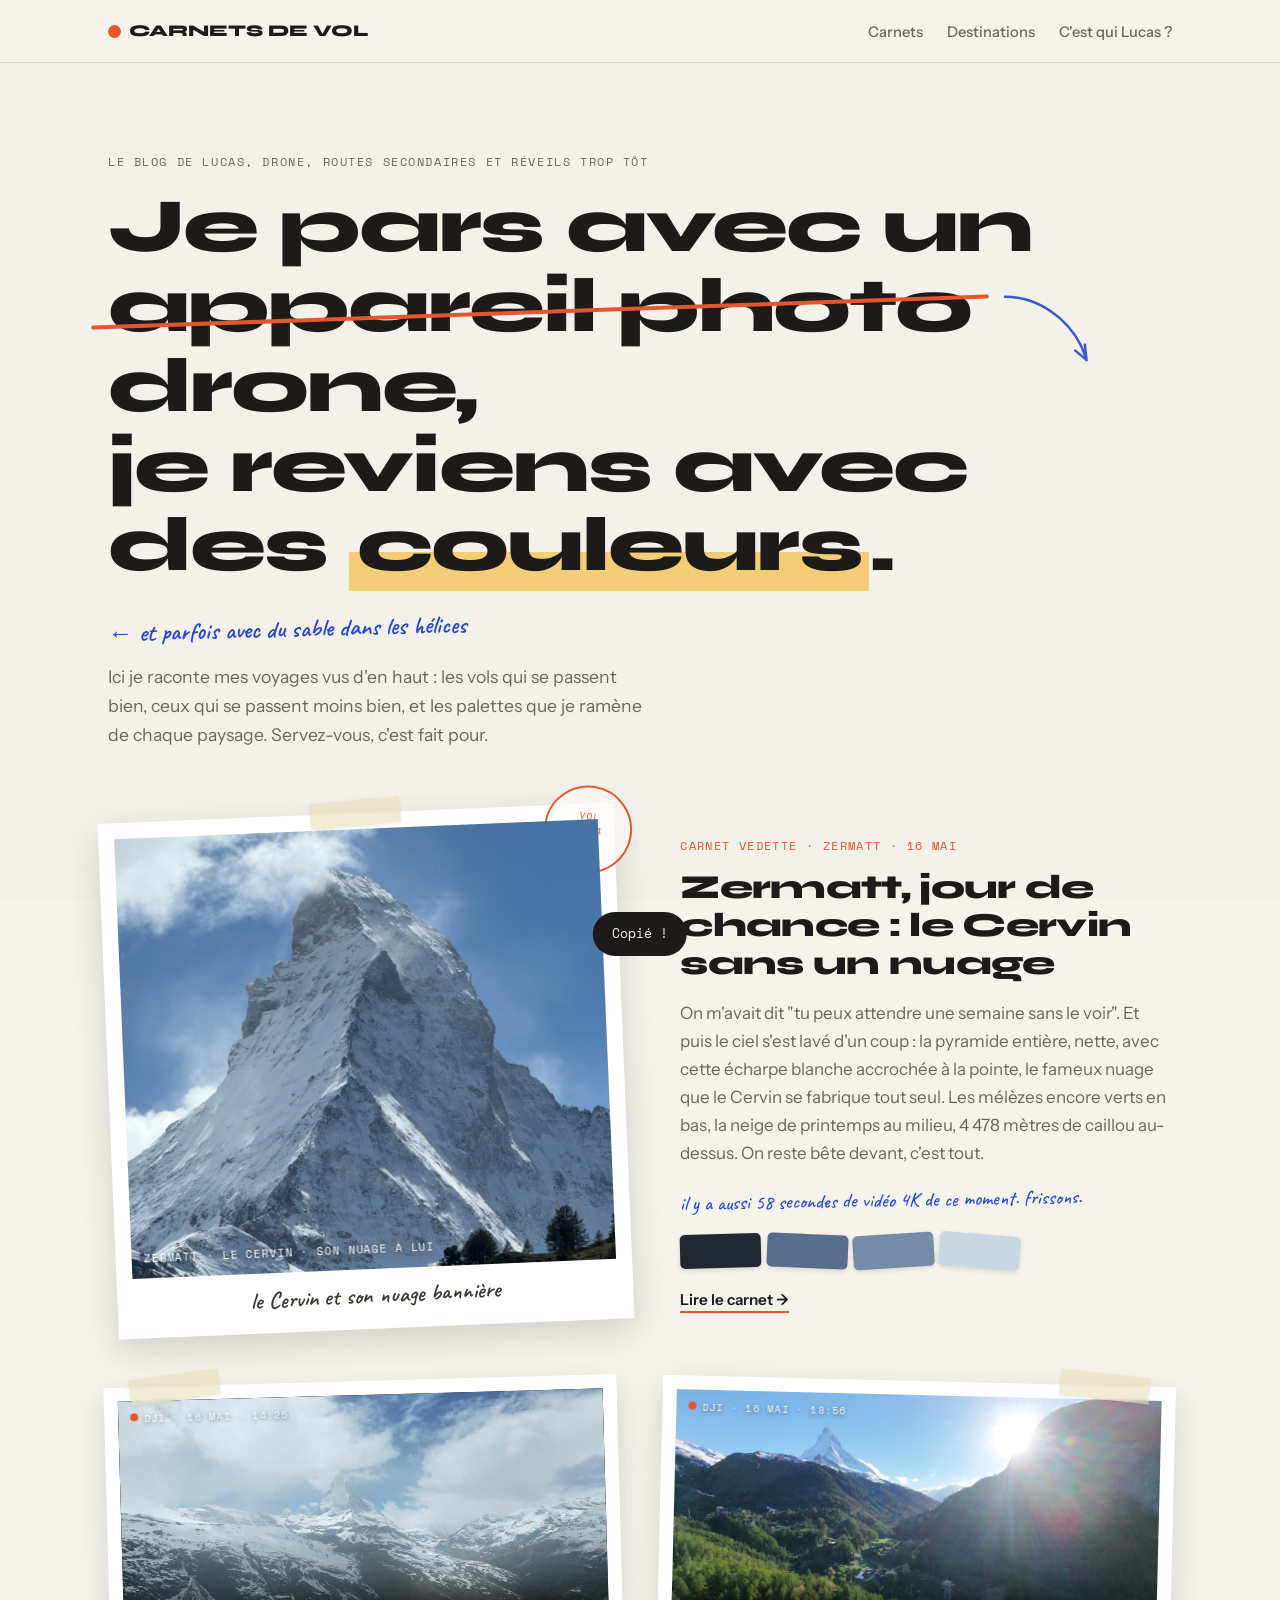
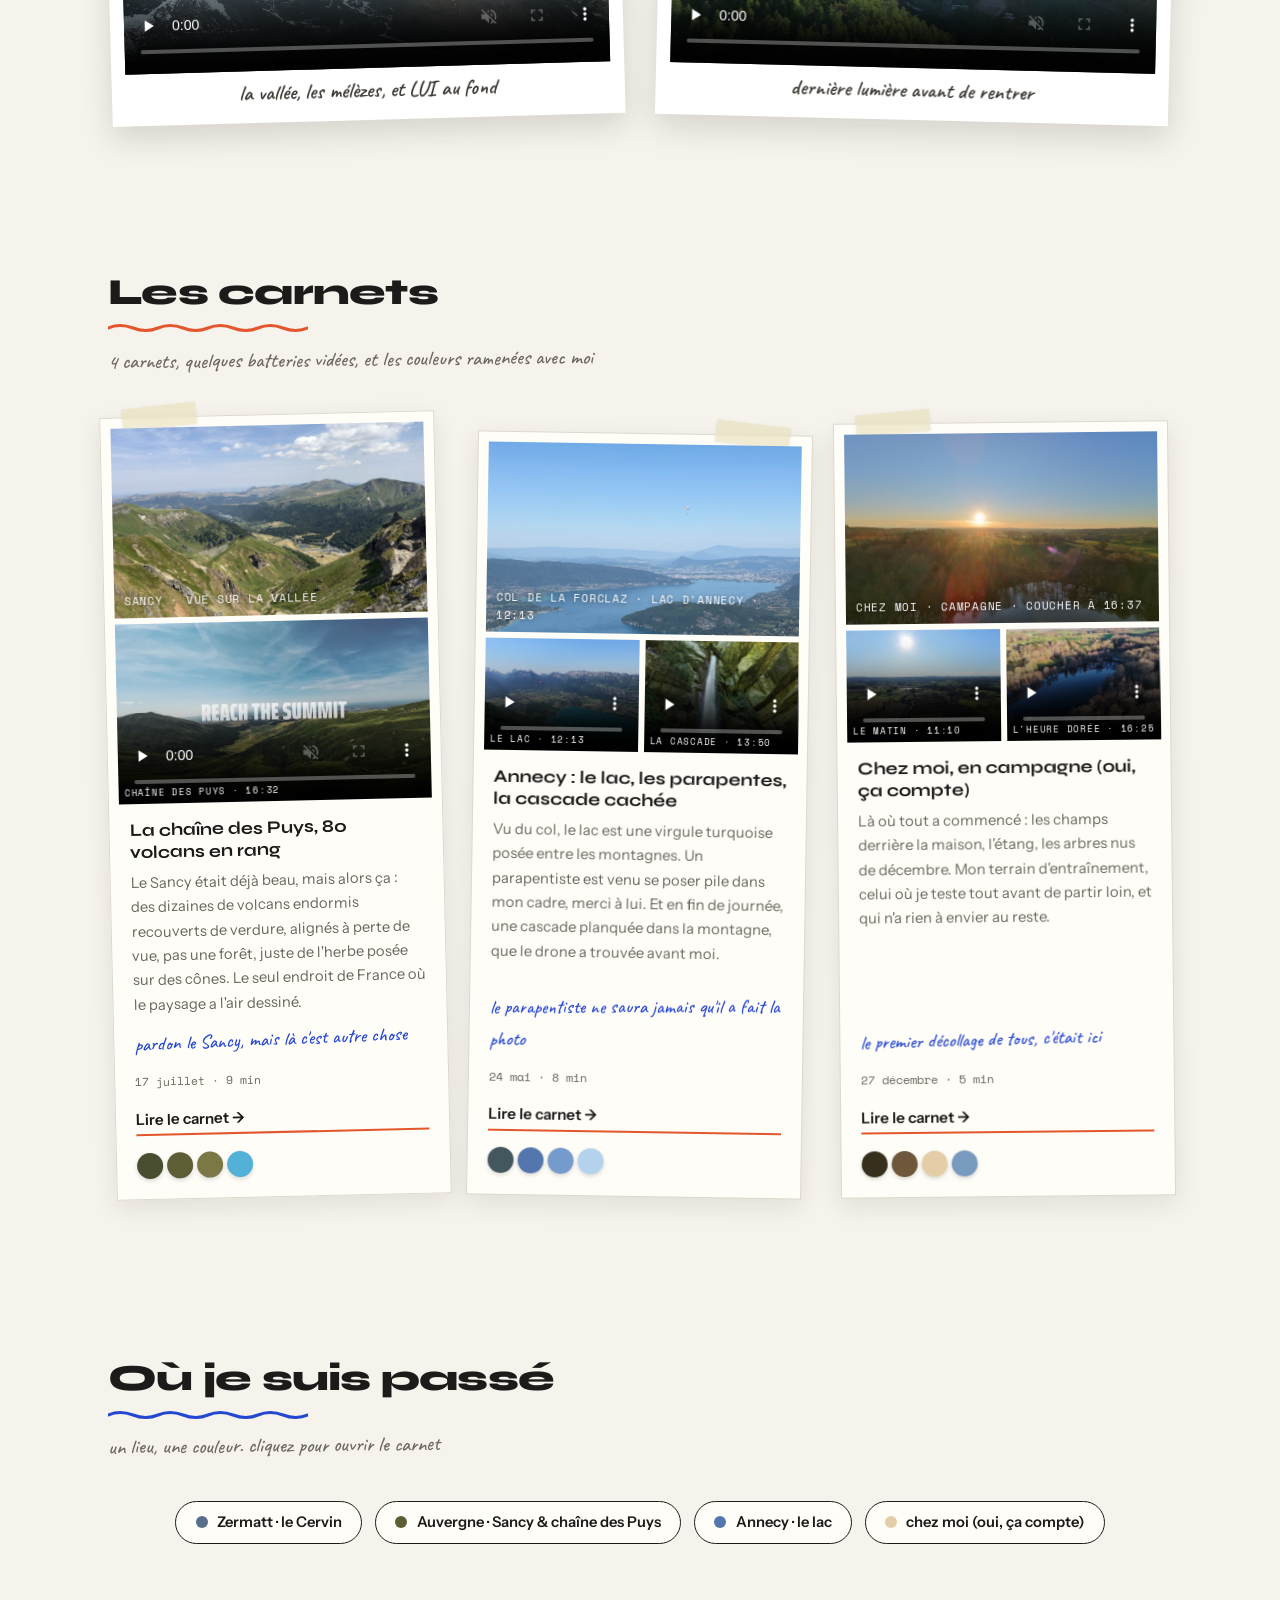
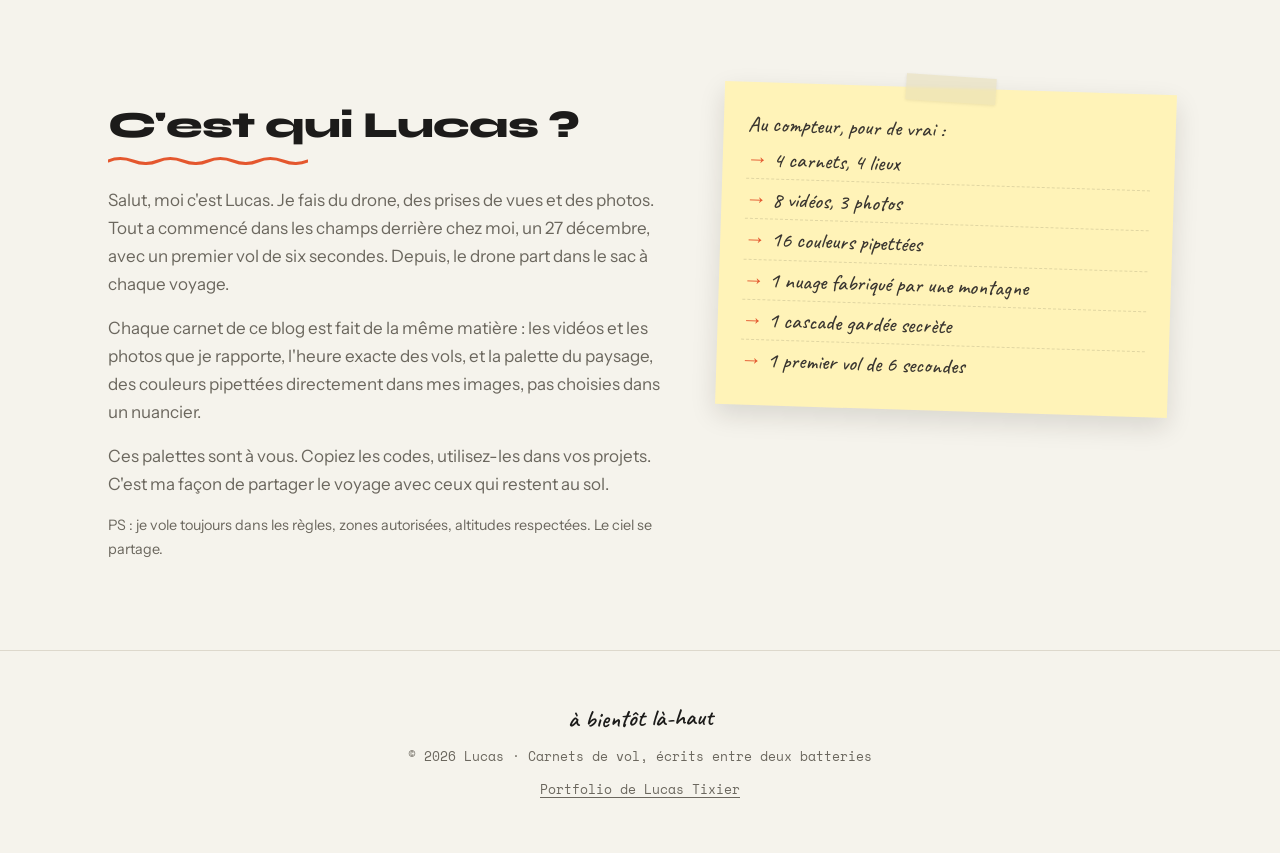
<file: index.html>
<!DOCTYPE html>
<html lang="fr">
<head>
<meta charset="UTF-8">
<meta name="viewport" content="width=device-width, initial-scale=1.0">
<title>Carnets de vol, Lucas</title>
<link rel="preconnect" href="https://fonts.googleapis.com">
<link rel="preconnect" href="https://fonts.gstatic.com" crossorigin>
<link href="https://fonts.googleapis.com/css2?family=Syne:wght@600;700;800&family=Instrument+Sans:wght@400;500;600&family=Space+Mono:wght@400;700&family=Caveat:wght@500;600&display=swap" rel="stylesheet">
<link rel="stylesheet" href="assets/site.css">
</head>
<body class="home-page">
<nav>
  <div class="wrap nav-inner">
    <a class="logo" href="#top"><span class="dot"></span>CARNETS DE VOL</a>
    <button class="menu-toggle" type="button" aria-expanded="false" aria-controls="main-navigation">Menu</button>
    <ul class="nav-links" id="main-navigation">
      <li><a href="#carnets">Carnets</a></li>
      <li><a href="#destinations">Destinations</a></li>
      <li><a href="#apropos">C'est qui Lucas ?</a></li>
    </ul>
  </div>
</nav>
<header id="top">
  <div class="wrap">
    <p class="eyebrow">Le blog de Lucas, drone, routes secondaires et réveils trop tôt</p>
    <h1>Je pars avec un <span class="strike">appareil photo</span> drone,<br>je reviens avec des <span class="hl">couleurs</span>.</h1>
    <span class="hero-hand">← et parfois avec du sable dans les hélices</span>
    <p class="lede">Ici je raconte mes voyages vus d'en haut : les vols qui se passent bien, ceux qui se passent moins bien, et les palettes que je ramène de chaque paysage. Servez-vous, c'est fait pour.</p>
    <svg class="hero-arrow" viewBox="0 0 120 80" fill="none" aria-hidden="true">
      <path d="M8 12 C 40 5, 80 20, 100 55" stroke="#2547D0" stroke-width="2.5" stroke-linecap="round" fill="none"/>
      <path d="M88 50 L 101 57 L 96 42" stroke="#2547D0" stroke-width="2.5" stroke-linecap="round" stroke-linejoin="round" fill="none"/>
    </svg>
    <div class="featured-zone" id="featured"></div>
    <div class="filmstrip" id="featured-clips"></div>
  </div>
</header>
<section id="carnets">
  <div class="wrap">
    <h2 class="sec-title">Les carnets
      <svg class="squiggle" viewBox="0 0 200 10" preserveAspectRatio="none" aria-hidden="true">
        <path d="M0 6 Q 12 1, 25 6 T 50 6 T 75 6 T 100 6 T 125 6 T 150 6 T 175 6 T 200 6" stroke="#E4572E" stroke-width="3" fill="none" stroke-linecap="round"/>
      </svg>
    </h2>
    <br><span class="sec-note"><span data-carnet-count>4</span> carnets, quelques batteries vidées, et les couleurs ramenées avec moi</span>
    <div class="posts" id="posts"></div>
  </div>
</section>
<section id="destinations">
  <div class="wrap">
    <h2 class="sec-title">Où je suis passé
      <svg class="squiggle" viewBox="0 0 200 10" preserveAspectRatio="none" aria-hidden="true">
        <path d="M0 6 Q 12 1, 25 6 T 50 6 T 75 6 T 100 6 T 125 6 T 150 6 T 175 6 T 200 6" stroke="#2547D0" stroke-width="3" fill="none" stroke-linecap="round"/>
      </svg>
    </h2>
    <br><span class="sec-note">un lieu, une couleur. cliquez pour ouvrir le carnet</span>
    <div class="destinations" id="dest-list"></div>
  </div>
</section>
<section id="apropos">
  <div class="wrap about">
    <div>
      <h2 class="sec-title">C'est qui Lucas ?
        <svg class="squiggle" viewBox="0 0 200 10" preserveAspectRatio="none" aria-hidden="true">
          <path d="M0 6 Q 12 1, 25 6 T 50 6 T 75 6 T 100 6 T 125 6 T 150 6 T 175 6 T 200 6" stroke="#E4572E" stroke-width="3" fill="none" stroke-linecap="round"/>
        </svg>
      </h2>
      <p style="margin-top:1.6rem">Salut, moi c'est Lucas. Je fais du drone, des prises de vues et des photos. Tout a commencé dans les champs derrière chez moi, un 27 décembre, avec un premier vol de six secondes. Depuis, le drone part dans le sac à chaque voyage.</p>
      <p>Chaque carnet de ce blog est fait de la même matière : les vidéos et les photos que je rapporte, l'heure exacte des vols, et la palette du paysage, des couleurs pipettées directement dans mes images, pas choisies dans un nuancier.</p>
      <p>Ces palettes sont à vous. Copiez les codes, utilisez-les dans vos projets. C'est ma façon de partager le voyage avec ceux qui restent au sol.</p>
      <p style="font-size:.9rem">PS : je vole toujours dans les règles, zones autorisées, altitudes respectées. Le ciel se partage.</p>
    </div>
    <div class="sticky-note">
      <span class="tape"></span>
      Au compteur, pour de vrai :
      <ul>
        <li><span data-carnet-count>4</span> carnets, <span data-carnet-count>4</span> lieux</li>
        <li>8 vidéos, 3 photos</li>
        <li>16 couleurs pipettées</li>
        <li>1 nuage fabriqué par une montagne</li>
        <li>1 cascade gardée secrète</li>
        <li>1 premier vol de 6 secondes</li>
      </ul>
    </div>
  </div>
</section>
<footer>
  <div class="wrap">
    <span class="foot-hand">à bientôt là-haut</span>
    <p class="foot-small">© 2026 Lucas · Carnets de vol, écrits entre deux batteries</p>
    <p class="foot-small foot-portfolio"><a href="https://portfolio.elsay.dev/">Portfolio de Lucas Tixier</a></p>
  </div>
</footer>
<div id="toast" role="status">Copié !</div>
<script src="assets/carnets.js" defer></script>
<script src="assets/home.js" defer></script>
<script src="assets/site.js" defer></script>
</body>
</html>
</file>
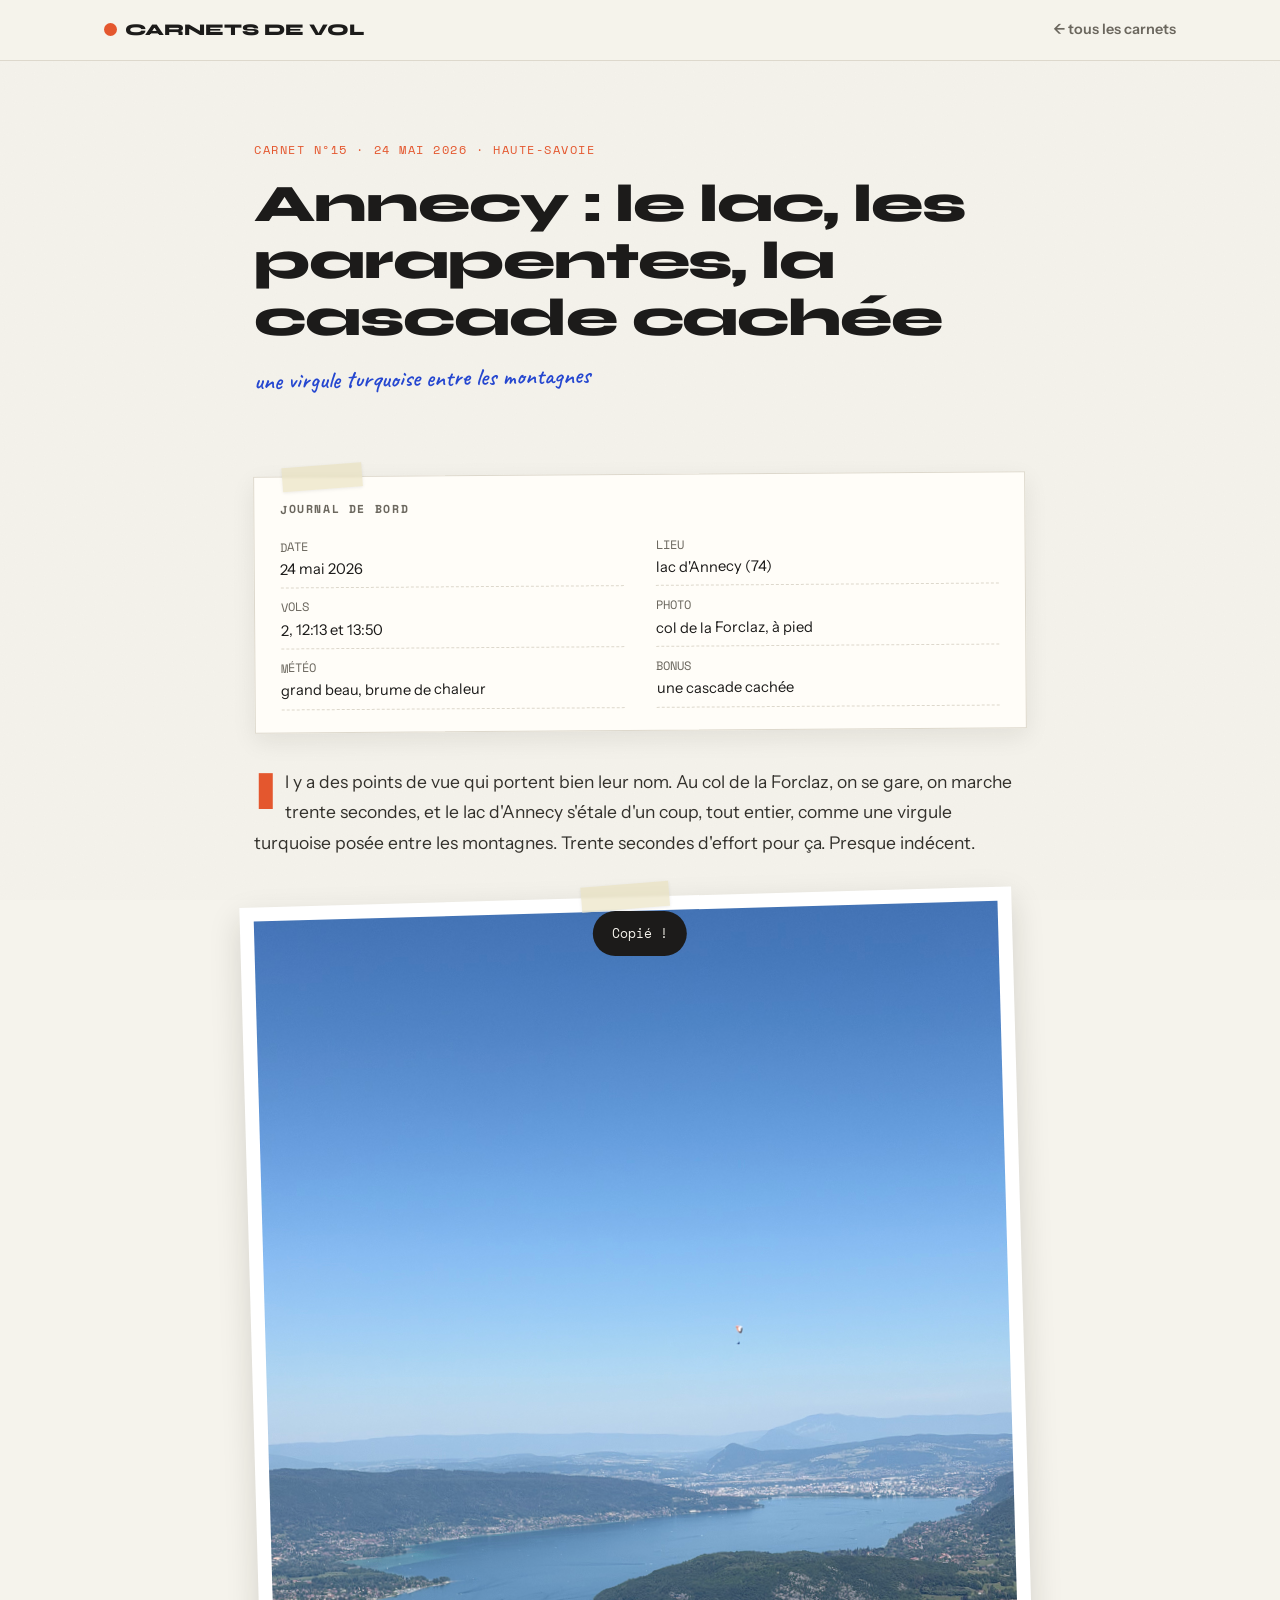
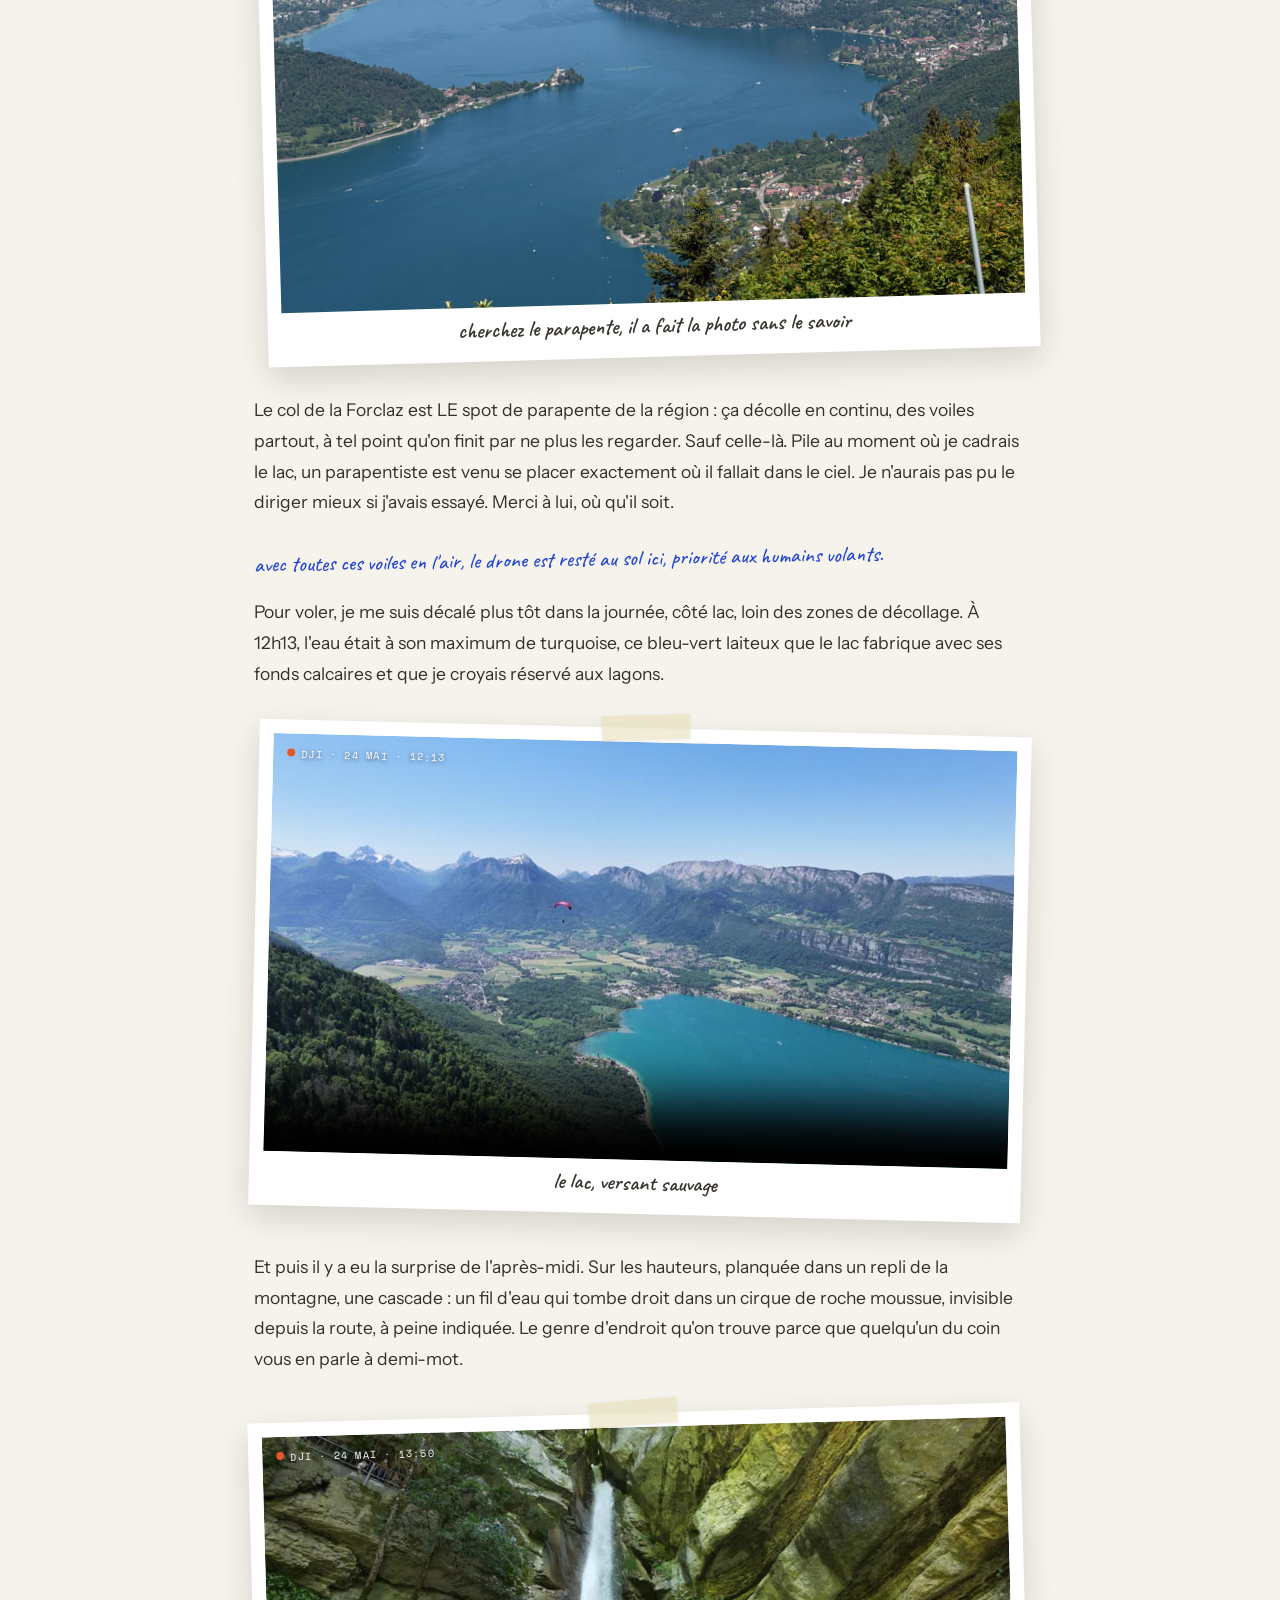
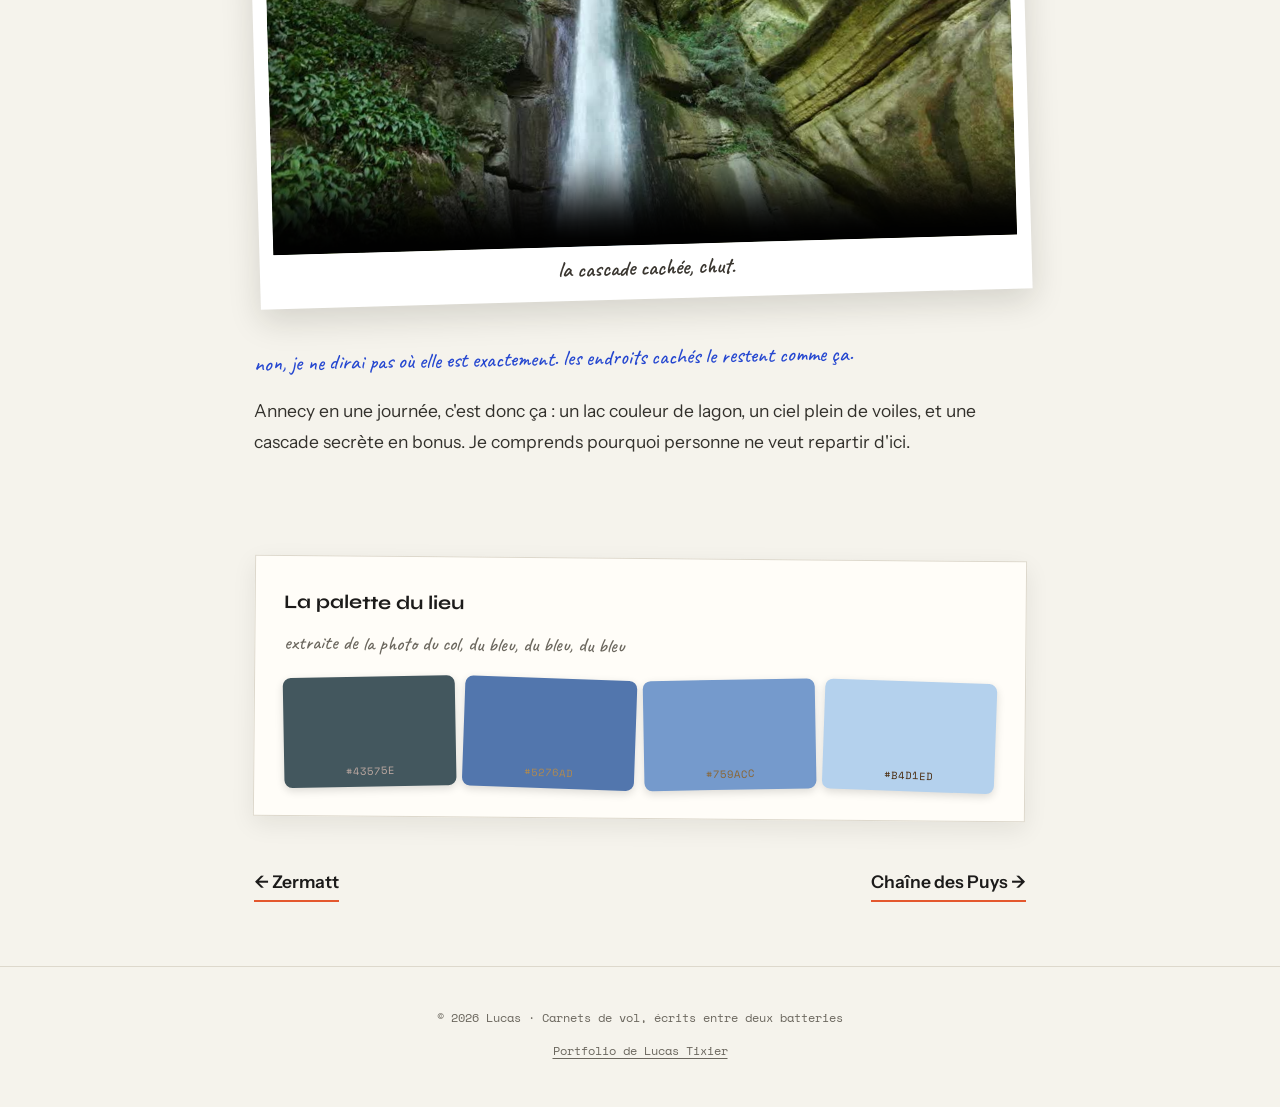
<file: annecy.html>
<!DOCTYPE html>
<html lang="fr">
<head>
<meta charset="UTF-8">
<meta name="viewport" content="width=device-width, initial-scale=1.0">
<title>Annecy : le lac, les parapentes, la cascade cachée, Carnets de vol</title>
<link rel="preconnect" href="https://fonts.googleapis.com">
<link rel="preconnect" href="https://fonts.gstatic.com" crossorigin>
<link href="https://fonts.googleapis.com/css2?family=Syne:wght@600;700;800&family=Instrument+Sans:wght@400;500;600&family=Space+Mono:wght@400;700&family=Caveat:wght@500;600&display=swap" rel="stylesheet">
<link rel="stylesheet" href="assets/site.css">
</head>
<body class="article-page">
<nav><div class="nav-inner">
  <a class="logo" href="index.html"><span class="dot"></span>CARNETS DE VOL</a>
  <a class="back" href="index.html">← tous les carnets</a>
</div></nav>
<div class="wrap">
<header>
  <span class="kicker">Carnet nº15 · 24 mai 2026 · Haute-Savoie</span>
  <h1>Annecy : le lac, les parapentes, la cascade cachée</h1>
  <span class="subtitle">une virgule turquoise entre les montagnes</span>
</header>
<div class="logbook">
  <span class="tape"></span>
  <h2>Journal de bord</h2>
  <ul><li><b>DATE</b>24 mai 2026</li>
<li><b>LIEU</b>lac d'Annecy (74)</li>
<li><b>VOLS</b>2, 12:13 et 13:50</li>
<li><b>PHOTO</b>col de la Forclaz, à pied</li>
<li><b>MÉTÉO</b>grand beau, brume de chaleur</li>
<li><b>BONUS</b>une cascade cachée</li></ul>
</div>
<article>
<p class="big">Il y a des points de vue qui portent bien leur nom. Au col de la Forclaz, on se gare, on marche trente secondes, et le lac d'Annecy s'étale d'un coup, tout entier, comme une virgule turquoise posée entre les montagnes. Trente secondes d'effort pour ça. Presque indécent.</p>
<div class="polaroid">
  <span class="tape"></span>
  <img src="media/annecy-forclaz.jpeg" alt="Le lac d'Annecy vu du col de la Forclaz, un parapente dans le ciel">
  <span class="caption">cherchez le parapente, il a fait la photo sans le savoir</span>
</div>
<p>Le col de la Forclaz est LE spot de parapente de la région : ça décolle en continu, des voiles partout, à tel point qu'on finit par ne plus les regarder. Sauf celle-là. Pile au moment où je cadrais le lac, un parapentiste est venu se placer exactement où il fallait dans le ciel. Je n'aurais pas pu le diriger mieux si j'avais essayé. Merci à lui, où qu'il soit.</p>
<span class="margin-note">avec toutes ces voiles en l'air, le drone est resté au sol ici, priorité aux humains volants.</span>
<p>Pour voler, je me suis décalé plus tôt dans la journée, côté lac, loin des zones de décollage. À 12h13, l'eau était à son maximum de turquoise, ce bleu-vert laiteux que le lac fabrique avec ses fonds calcaires et que je croyais réservé aux lagons.</p>
<div class="polaroid tilt-r">
  <span class="tape"></span>
  <span class="rec">DJI · 24 MAI · 12:13</span>
  <video controls muted loop playsinline preload="none" poster="media/posters/annecy-lac-1213.jpg" src="media/annecy-lac-1213.mp4"></video>
  <span class="caption">le lac, versant sauvage</span>
</div>
<p>Et puis il y a eu la surprise de l'après-midi. Sur les hauteurs, planquée dans un repli de la montagne, une cascade : un fil d'eau qui tombe droit dans un cirque de roche moussue, invisible depuis la route, à peine indiquée. Le genre d'endroit qu'on trouve parce que quelqu'un du coin vous en parle à demi-mot.</p>
<div class="polaroid">
  <span class="tape"></span>
  <span class="rec">DJI · 24 MAI · 13:50</span>
  <video controls muted loop playsinline preload="none" poster="media/posters/annecy-cascade-1350.jpg" src="media/annecy-cascade-1350.mp4"></video>
  <span class="caption">la cascade cachée, chut.</span>
</div>
<span class="margin-note">non, je ne dirai pas où elle est exactement. les endroits cachés le restent comme ça.</span>
<p>Annecy en une journée, c'est donc ça : un lac couleur de lagon, un ciel plein de voiles, et une cascade secrète en bonus. Je comprends pourquoi personne ne veut repartir d'ici.</p>
</article>
<div class="pal-section">
  <h2>La palette du lieu</h2>
  <span class="note">extraite de la photo du col, du bleu, du bleu, du bleu</span>
  <div class="swatches" data-palette="#43575E,#5276AD,#759ACC,#B4D1ED"></div>
</div>
<div class="pager"><a href="zermatt.html">← Zermatt</a><a href="puys.html">Chaîne des Puys →</a></div>
</div>
<footer><p class="foot-small">© 2026 Lucas · Carnets de vol, écrits entre deux batteries</p><p class="foot-small foot-portfolio"><a href="https://portfolio.elsay.dev/">Portfolio de Lucas Tixier</a></p></footer>
<div id="toast" role="status">Copié !</div>
<script src="assets/site.js" defer></script>
</body>
</html>
</file>
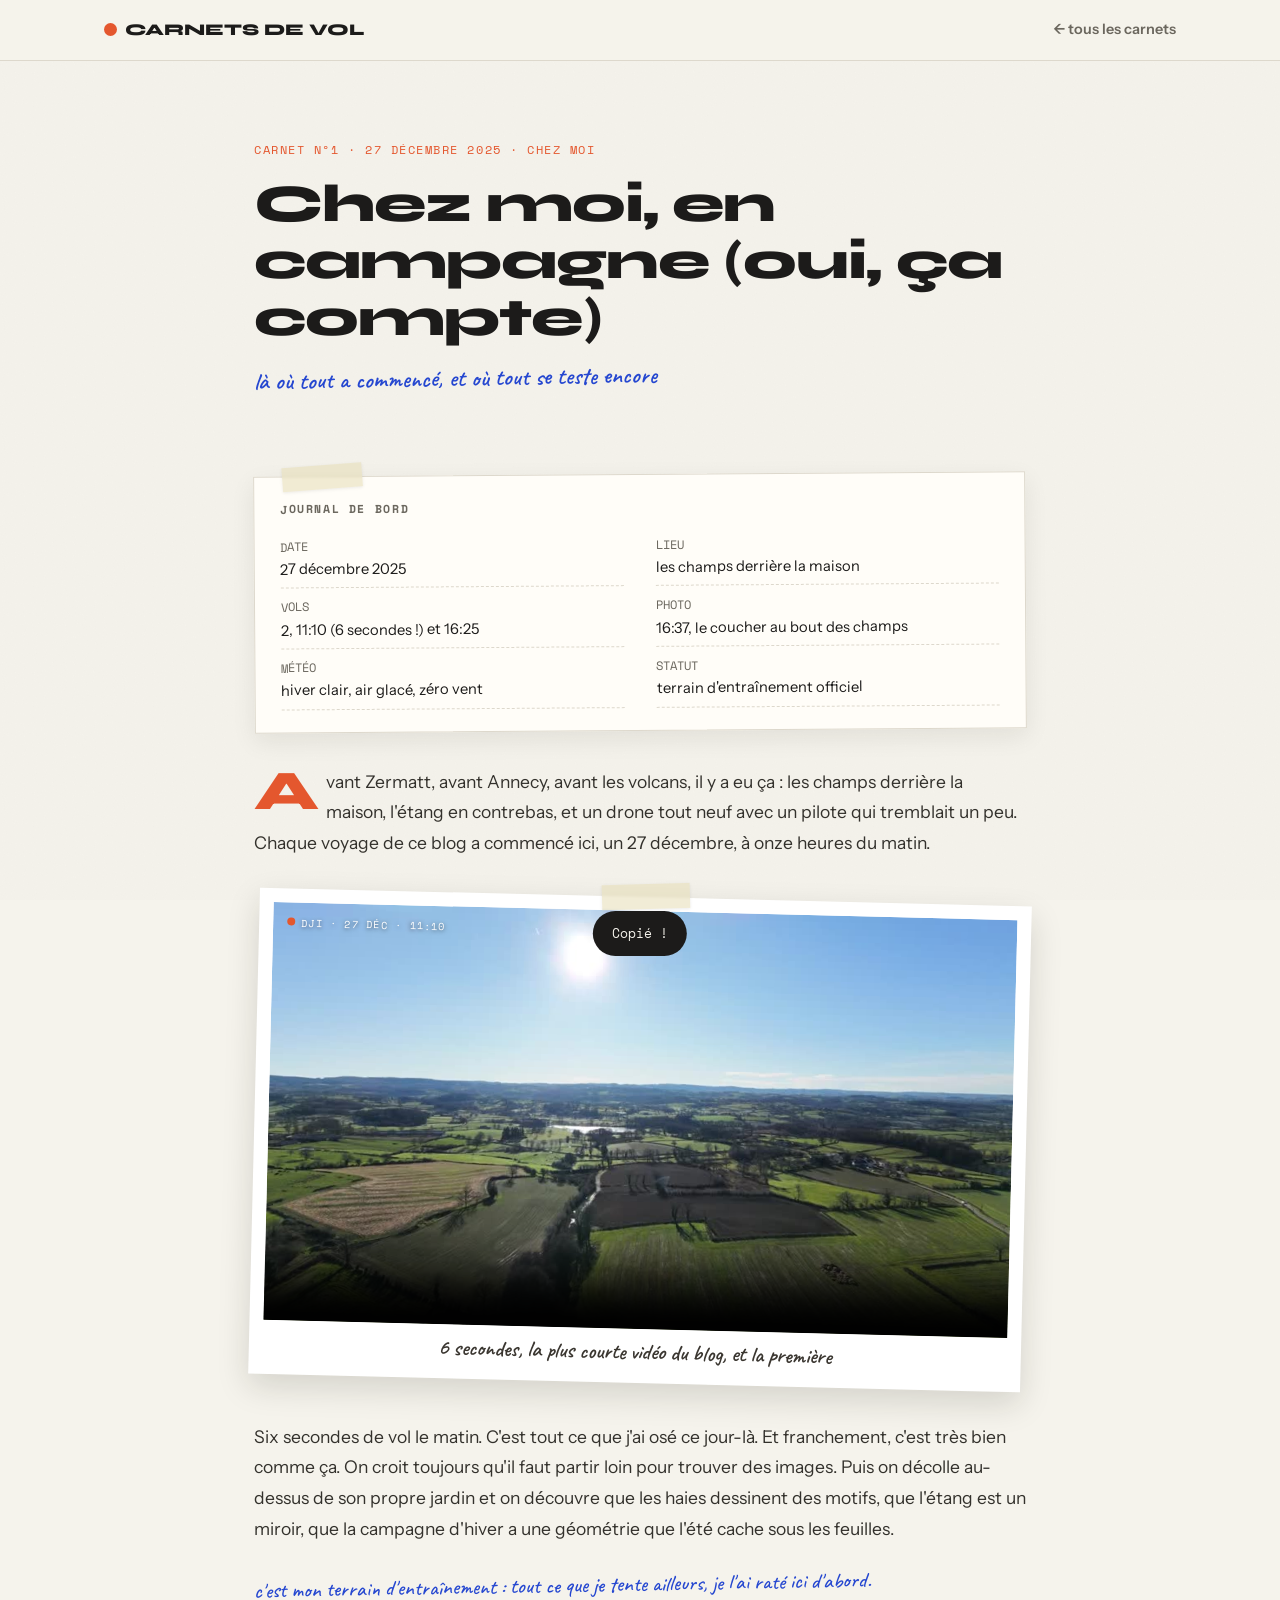
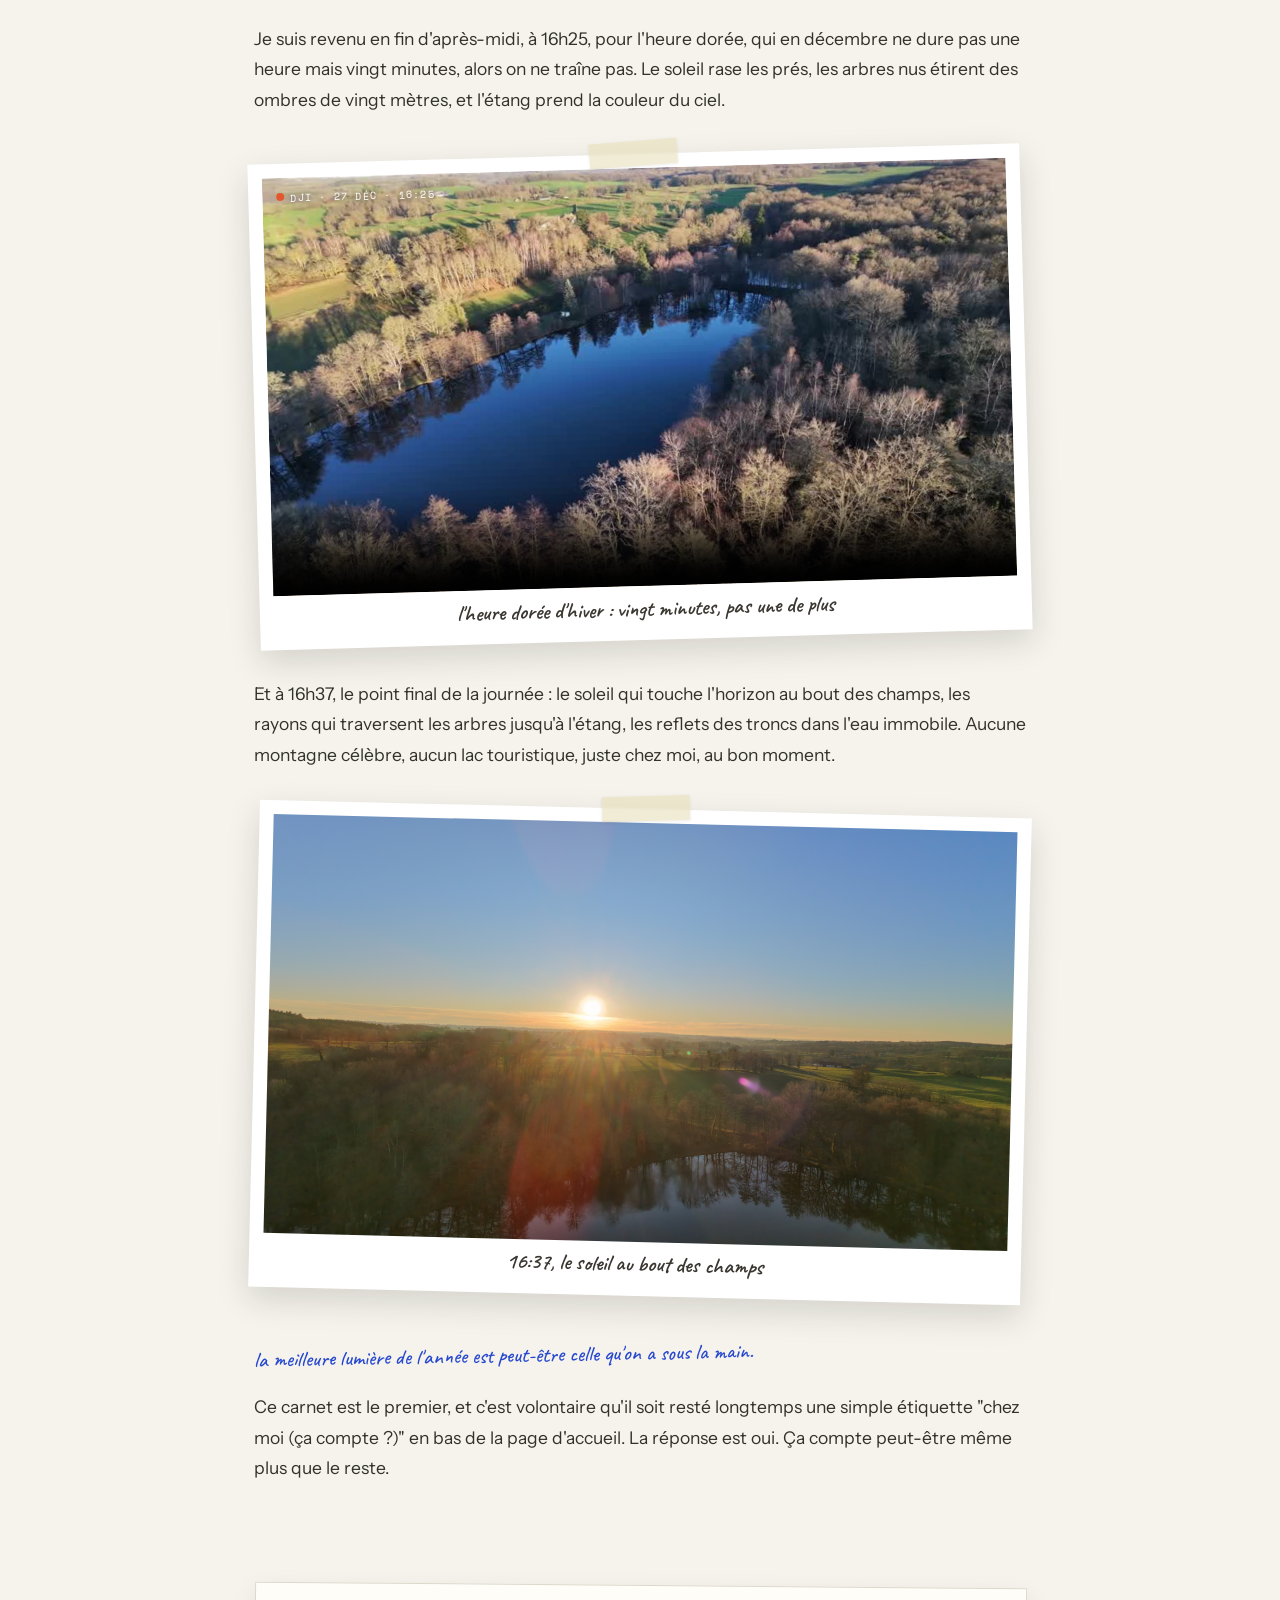
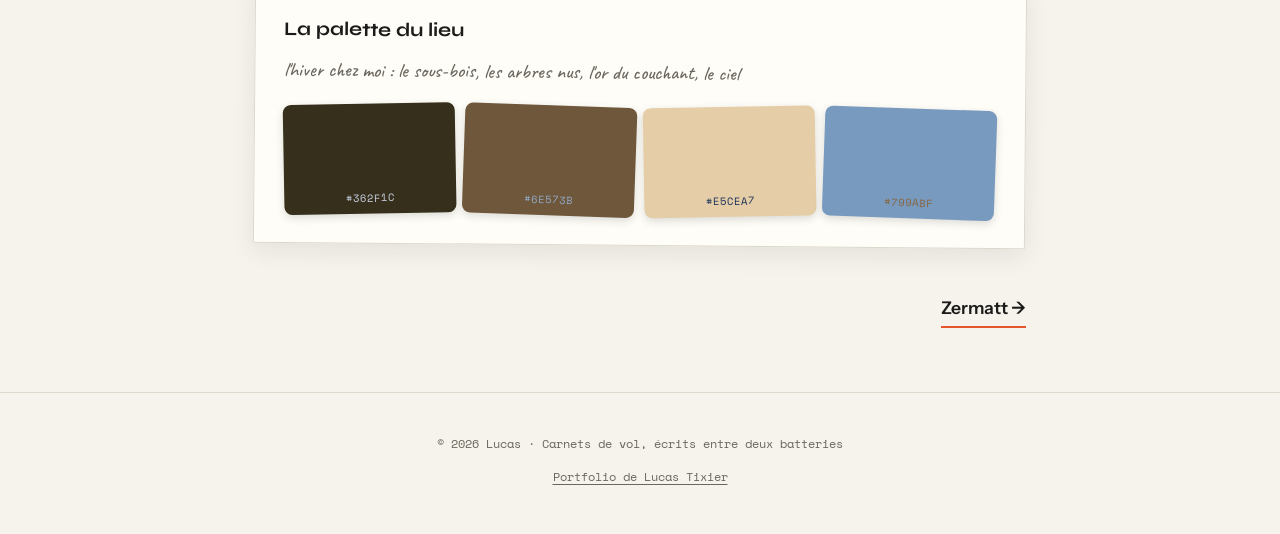
<file: chez-moi.html>
<!DOCTYPE html>
<html lang="fr">
<head>
<meta charset="UTF-8">
<meta name="viewport" content="width=device-width, initial-scale=1.0">
<title>Chez moi, en campagne, Carnets de vol</title>
<link rel="preconnect" href="https://fonts.googleapis.com">
<link rel="preconnect" href="https://fonts.gstatic.com" crossorigin>
<link href="https://fonts.googleapis.com/css2?family=Syne:wght@600;700;800&family=Instrument+Sans:wght@400;500;600&family=Space+Mono:wght@400;700&family=Caveat:wght@500;600&display=swap" rel="stylesheet">
<link rel="stylesheet" href="assets/site.css">
</head>
<body class="article-page">
<nav><div class="nav-inner">
  <a class="logo" href="index.html"><span class="dot"></span>CARNETS DE VOL</a>
  <a class="back" href="index.html">← tous les carnets</a>
</div></nav>
<div class="wrap">
<header>
  <span class="kicker">Carnet nº1 · 27 décembre 2025 · chez moi</span>
  <h1>Chez moi, en campagne (oui, ça compte)</h1>
  <span class="subtitle">là où tout a commencé, et où tout se teste encore</span>
</header>
<div class="logbook">
  <span class="tape"></span>
  <h2>Journal de bord</h2>
  <ul><li><b>DATE</b>27 décembre 2025</li>
<li><b>LIEU</b>les champs derrière la maison</li>
<li><b>VOLS</b>2, 11:10 (6 secondes !) et 16:25</li>
<li><b>PHOTO</b>16:37, le coucher au bout des champs</li>
<li><b>MÉTÉO</b>hiver clair, air glacé, zéro vent</li>
<li><b>STATUT</b>terrain d'entraînement officiel</li></ul>
</div>
<article>
<p class="big">Avant Zermatt, avant Annecy, avant les volcans, il y a eu ça : les champs derrière la maison, l'étang en contrebas, et un drone tout neuf avec un pilote qui tremblait un peu. Chaque voyage de ce blog a commencé ici, un 27 décembre, à onze heures du matin.</p>
<div class="polaroid tilt-r">
  <span class="tape"></span>
  <span class="rec">DJI · 27 DÉC · 11:10</span>
  <video controls muted loop playsinline preload="none" poster="media/posters/chez-moi-matin-1110.jpg" src="media/chez-moi-matin-1110.mp4"></video>
  <span class="caption">6 secondes, la plus courte vidéo du blog, et la première</span>
</div>
<p>Six secondes de vol le matin. C'est tout ce que j'ai osé ce jour-là. Et franchement, c'est très bien comme ça. On croit toujours qu'il faut partir loin pour trouver des images. Puis on décolle au-dessus de son propre jardin et on découvre que les haies dessinent des motifs, que l'étang est un miroir, que la campagne d'hiver a une géométrie que l'été cache sous les feuilles.</p>
<span class="margin-note">c'est mon terrain d'entraînement : tout ce que je tente ailleurs, je l'ai raté ici d'abord.</span>
<p>Je suis revenu en fin d'après-midi, à 16h25, pour l'heure dorée, qui en décembre ne dure pas une heure mais vingt minutes, alors on ne traîne pas. Le soleil rase les prés, les arbres nus étirent des ombres de vingt mètres, et l'étang prend la couleur du ciel.</p>
<div class="polaroid">
  <span class="tape"></span>
  <span class="rec">DJI · 27 DÉC · 16:25</span>
  <video controls muted loop playsinline preload="none" poster="media/posters/chez-moi-soir-1625.jpg" src="media/chez-moi-soir-1625.mp4"></video>
  <span class="caption">l'heure dorée d'hiver : vingt minutes, pas une de plus</span>
</div>
<p>Et à 16h37, le point final de la journée : le soleil qui touche l'horizon au bout des champs, les rayons qui traversent les arbres jusqu'à l'étang, les reflets des troncs dans l'eau immobile. Aucune montagne célèbre, aucun lac touristique, juste chez moi, au bon moment.</p>
<div class="polaroid tilt-r">
  <span class="tape"></span>
  <img src="media/chez-moi.jpeg" alt="Coucher de soleil d'hiver sur la campagne, étang en premier plan">
  <span class="caption">16:37, le soleil au bout des champs</span>
</div>
<span class="margin-note">la meilleure lumière de l'année est peut-être celle qu'on a sous la main.</span>
<p>Ce carnet est le premier, et c'est volontaire qu'il soit resté longtemps une simple étiquette "chez moi (ça compte ?)" en bas de la page d'accueil. La réponse est oui. Ça compte peut-être même plus que le reste.</p>
</article>
<div class="pal-section">
  <h2>La palette du lieu</h2>
  <span class="note">l'hiver chez moi : le sous-bois, les arbres nus, l'or du couchant, le ciel</span>
  <div class="swatches" data-palette="#362F1C,#6E573B,#E5CEA7,#799ABF"></div>
</div>
<div class="pager"><span></span><a href="zermatt.html">Zermatt →</a></div>
</div>
<footer><p class="foot-small">© 2026 Lucas · Carnets de vol, écrits entre deux batteries</p><p class="foot-small foot-portfolio"><a href="https://portfolio.elsay.dev/">Portfolio de Lucas Tixier</a></p></footer>
<div id="toast" role="status">Copié !</div>
<script src="assets/site.js" defer></script>
</body>
</html>
</file>
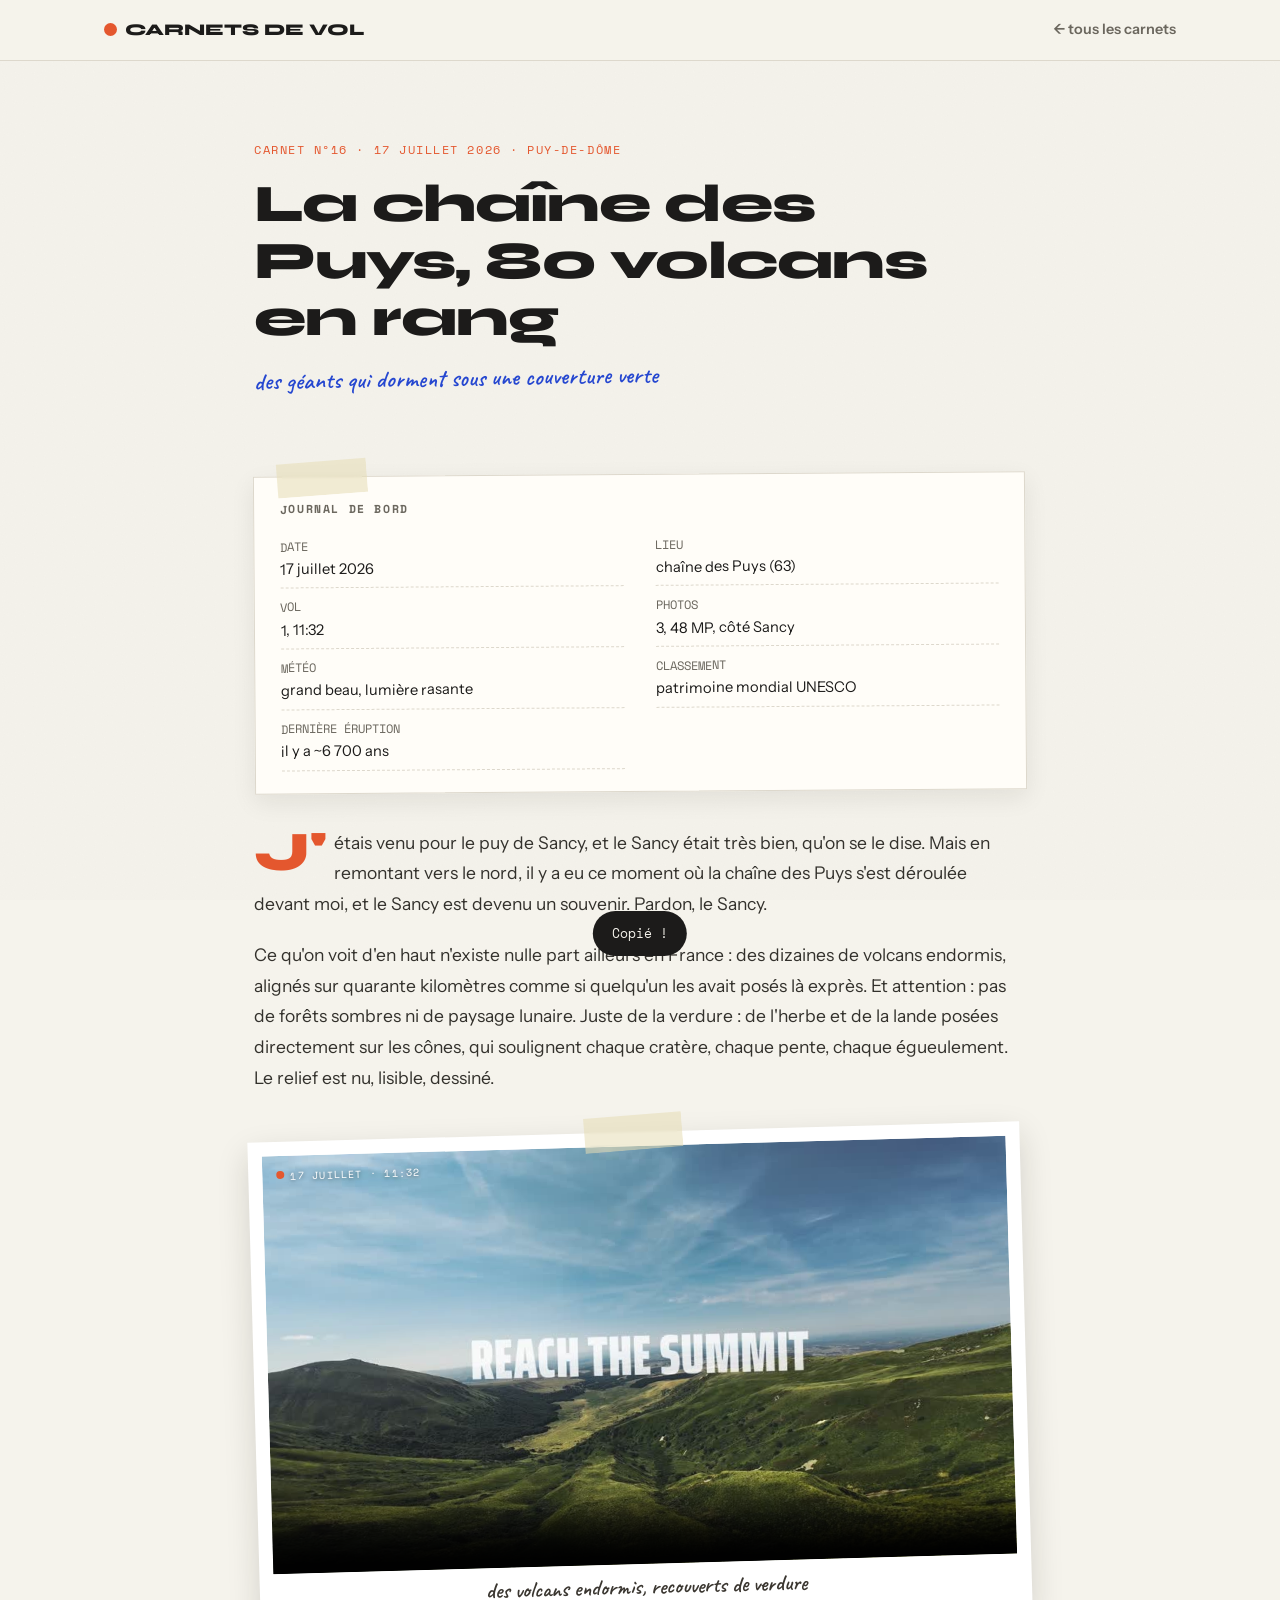
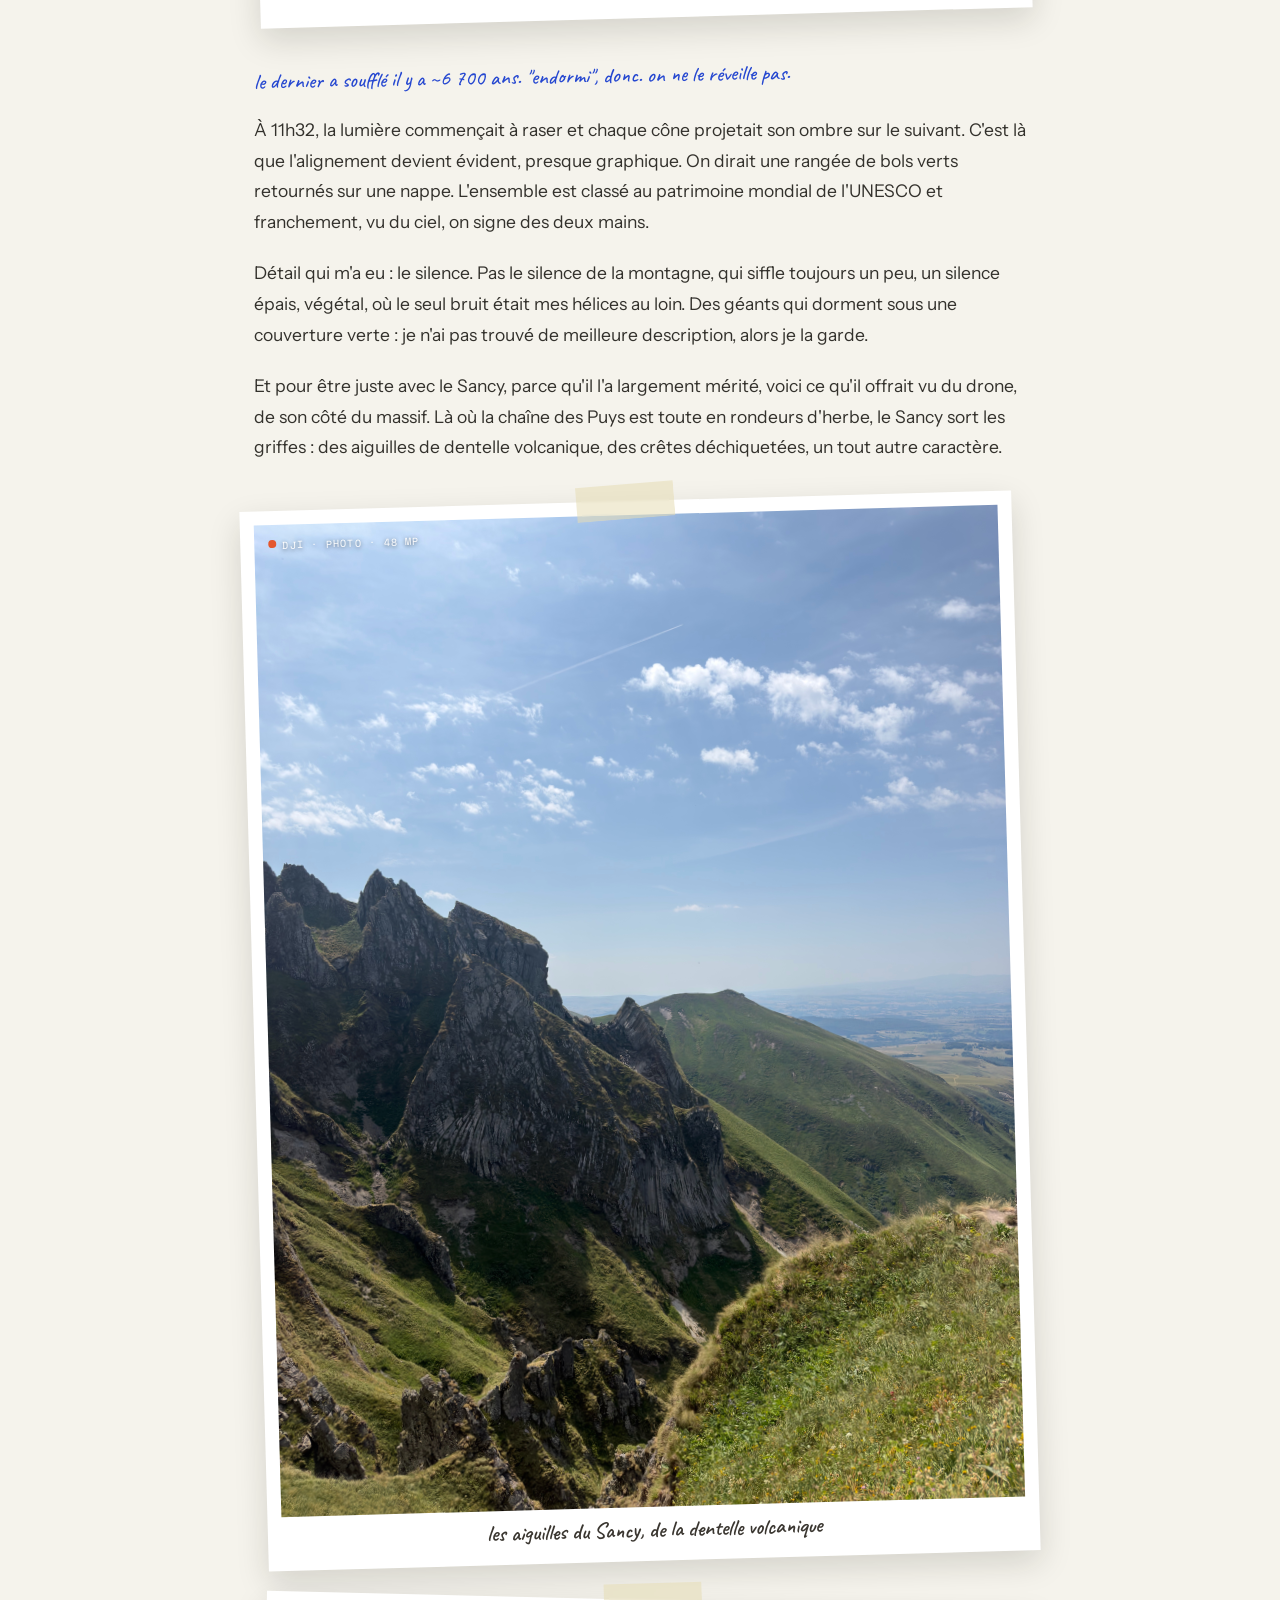
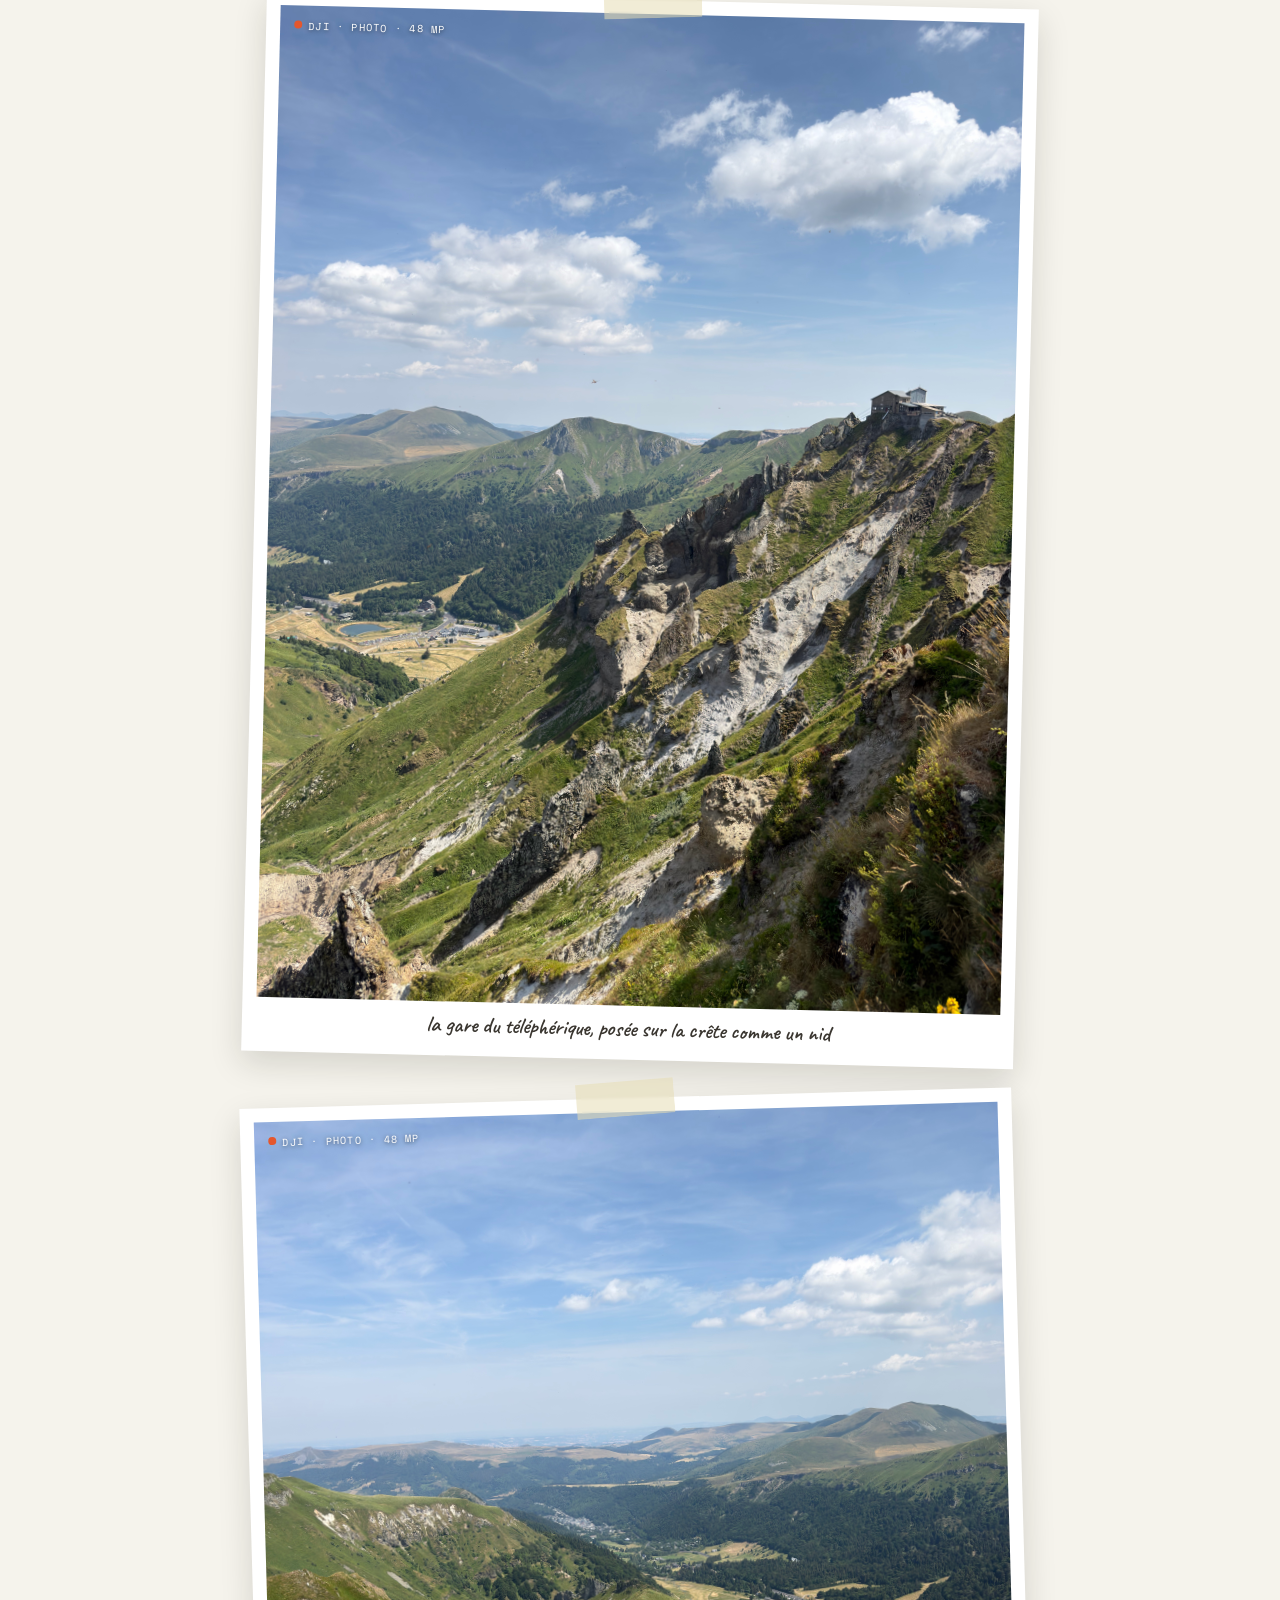
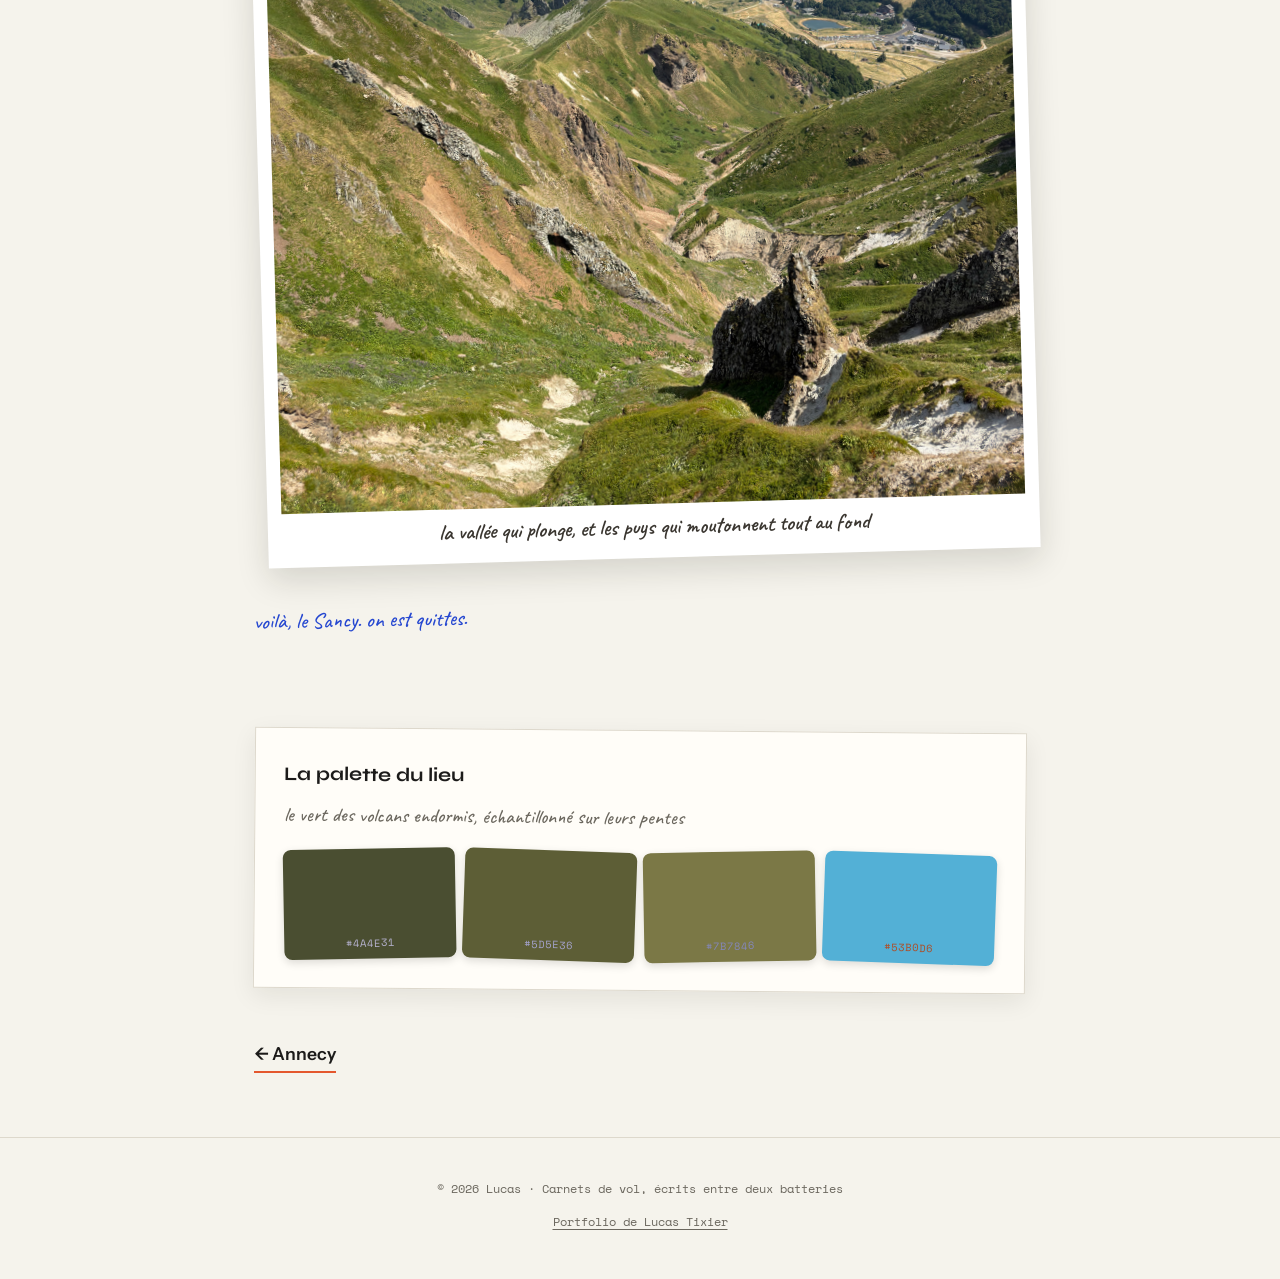
<file: puys.html>
<!DOCTYPE html>
<html lang="fr">
<head>
<meta charset="UTF-8">
<meta name="viewport" content="width=device-width, initial-scale=1.0">
<title>La chaîne des Puys, 80 volcans en rang, Carnets de vol</title>
<link rel="preconnect" href="https://fonts.googleapis.com">
<link rel="preconnect" href="https://fonts.gstatic.com" crossorigin>
<link href="https://fonts.googleapis.com/css2?family=Syne:wght@600;700;800&family=Instrument+Sans:wght@400;500;600&family=Space+Mono:wght@400;700&family=Caveat:wght@500;600&display=swap" rel="stylesheet">
<link rel="stylesheet" href="assets/site.css">
</head>
<body class="article-page">
<nav><div class="nav-inner">
  <a class="logo" href="index.html"><span class="dot"></span>CARNETS DE VOL</a>
  <a class="back" href="index.html">← tous les carnets</a>
</div></nav>
<div class="wrap">
<header>
  <span class="kicker">Carnet nº16 · 17 juillet 2026 · Puy-de-Dôme</span>
  <h1>La chaîne des Puys, 80 volcans en rang</h1>
  <span class="subtitle">des géants qui dorment sous une couverture verte</span>
</header>
<div class="logbook">
  <span class="tape"></span>
  <h2>Journal de bord</h2>
  <ul><li><b>DATE</b>17 juillet 2026</li>
<li><b>LIEU</b>chaîne des Puys (63)</li>
<li><b>VOL</b>1, 11:32</li>
<li><b>PHOTOS</b>3, 48 MP, côté Sancy</li>
<li><b>MÉTÉO</b>grand beau, lumière rasante</li>
<li><b>CLASSEMENT</b>patrimoine mondial UNESCO</li>
<li><b>DERNIÈRE ÉRUPTION</b>il y a ~6 700 ans</li></ul>
</div>
<article>
<p class="big">J'étais venu pour le puy de Sancy, et le Sancy était très bien, qu'on se le dise. Mais en remontant vers le nord, il y a eu ce moment où la chaîne des Puys s'est déroulée devant moi, et le Sancy est devenu un souvenir. Pardon, le Sancy.</p>
<p>Ce qu'on voit d'en haut n'existe nulle part ailleurs en France : des dizaines de volcans endormis, alignés sur quarante kilomètres comme si quelqu'un les avait posés là exprès. Et attention : pas de forêts sombres ni de paysage lunaire. Juste de la verdure : de l'herbe et de la lande posées directement sur les cônes, qui soulignent chaque cratère, chaque pente, chaque égueulement. Le relief est nu, lisible, dessiné.</p>
<div class="polaroid">
  <span class="tape"></span>
  <span class="rec">17 JUILLET · 11:32</span>
  <video controls muted loop playsinline preload="none" poster="media/posters/chaine-des-puys.jpg" src="media/chaine-des-puys.mp4"></video>
  <span class="caption">des volcans endormis, recouverts de verdure</span>
</div>
<span class="margin-note">le dernier a soufflé il y a ~6 700 ans. "endormi", donc. on ne le réveille pas.</span>
<p>À 11h32, la lumière commençait à raser et chaque cône projetait son ombre sur le suivant. C'est là que l'alignement devient évident, presque graphique. On dirait une rangée de bols verts retournés sur une nappe. L'ensemble est classé au patrimoine mondial de l'UNESCO et franchement, vu du ciel, on signe des deux mains.</p>
<p>Détail qui m'a eu : le silence. Pas le silence de la montagne, qui siffle toujours un peu, un silence épais, végétal, où le seul bruit était mes hélices au loin. Des géants qui dorment sous une couverture verte : je n'ai pas trouvé de meilleure description, alors je la garde.</p>
<p>Et pour être juste avec le Sancy, parce qu'il l'a largement mérité, voici ce qu'il offrait vu du drone, de son côté du massif. Là où la chaîne des Puys est toute en rondeurs d'herbe, le Sancy sort les griffes : des aiguilles de dentelle volcanique, des crêtes déchiquetées, un tout autre caractère.</p>
<div class="polaroid">
  <span class="tape"></span>
  <span class="rec">DJI · PHOTO · 48 MP</span>
  <img src="media/sancy-cretes.jpeg" alt="Les aiguilles rocheuses des crêtes du Sancy, pentes vertes et roche volcanique déchiquetée">
  <span class="caption">les aiguilles du Sancy, de la dentelle volcanique</span>
</div>
<div class="polaroid tilt-r">
  <span class="tape"></span>
  <span class="rec">DJI · PHOTO · 48 MP</span>
  <img src="media/sancy-station.jpeg" alt="La gare du téléphérique perchée sur la crête du Sancy, vallée verte en contrebas">
  <span class="caption">la gare du téléphérique, posée sur la crête comme un nid</span>
</div>
<div class="polaroid">
  <span class="tape"></span>
  <span class="rec">DJI · PHOTO · 48 MP</span>
  <img src="media/sancy-vallee.jpeg" alt="La vallée du Mont-Dore plongeante, moutonnements verts et sommets à l'horizon">
  <span class="caption">la vallée qui plonge, et les puys qui moutonnent tout au fond</span>
</div>
<span class="margin-note">voilà, le Sancy. on est quittes.</span>
</article>
<div class="pal-section">
  <h2>La palette du lieu</h2>
  <span class="note">le vert des volcans endormis, échantillonné sur leurs pentes</span>
  <div class="swatches" data-palette="#4A4E31,#5D5E36,#7B7846,#53B0D6"></div>
</div>
<div class="pager"><a href="annecy.html">← Annecy</a><span></span></div>
</div>
<footer><p class="foot-small">© 2026 Lucas · Carnets de vol, écrits entre deux batteries</p><p class="foot-small foot-portfolio"><a href="https://portfolio.elsay.dev/">Portfolio de Lucas Tixier</a></p></footer>
<div id="toast" role="status">Copié !</div>
<script src="assets/site.js" defer></script>
</body>
</html>
</file>
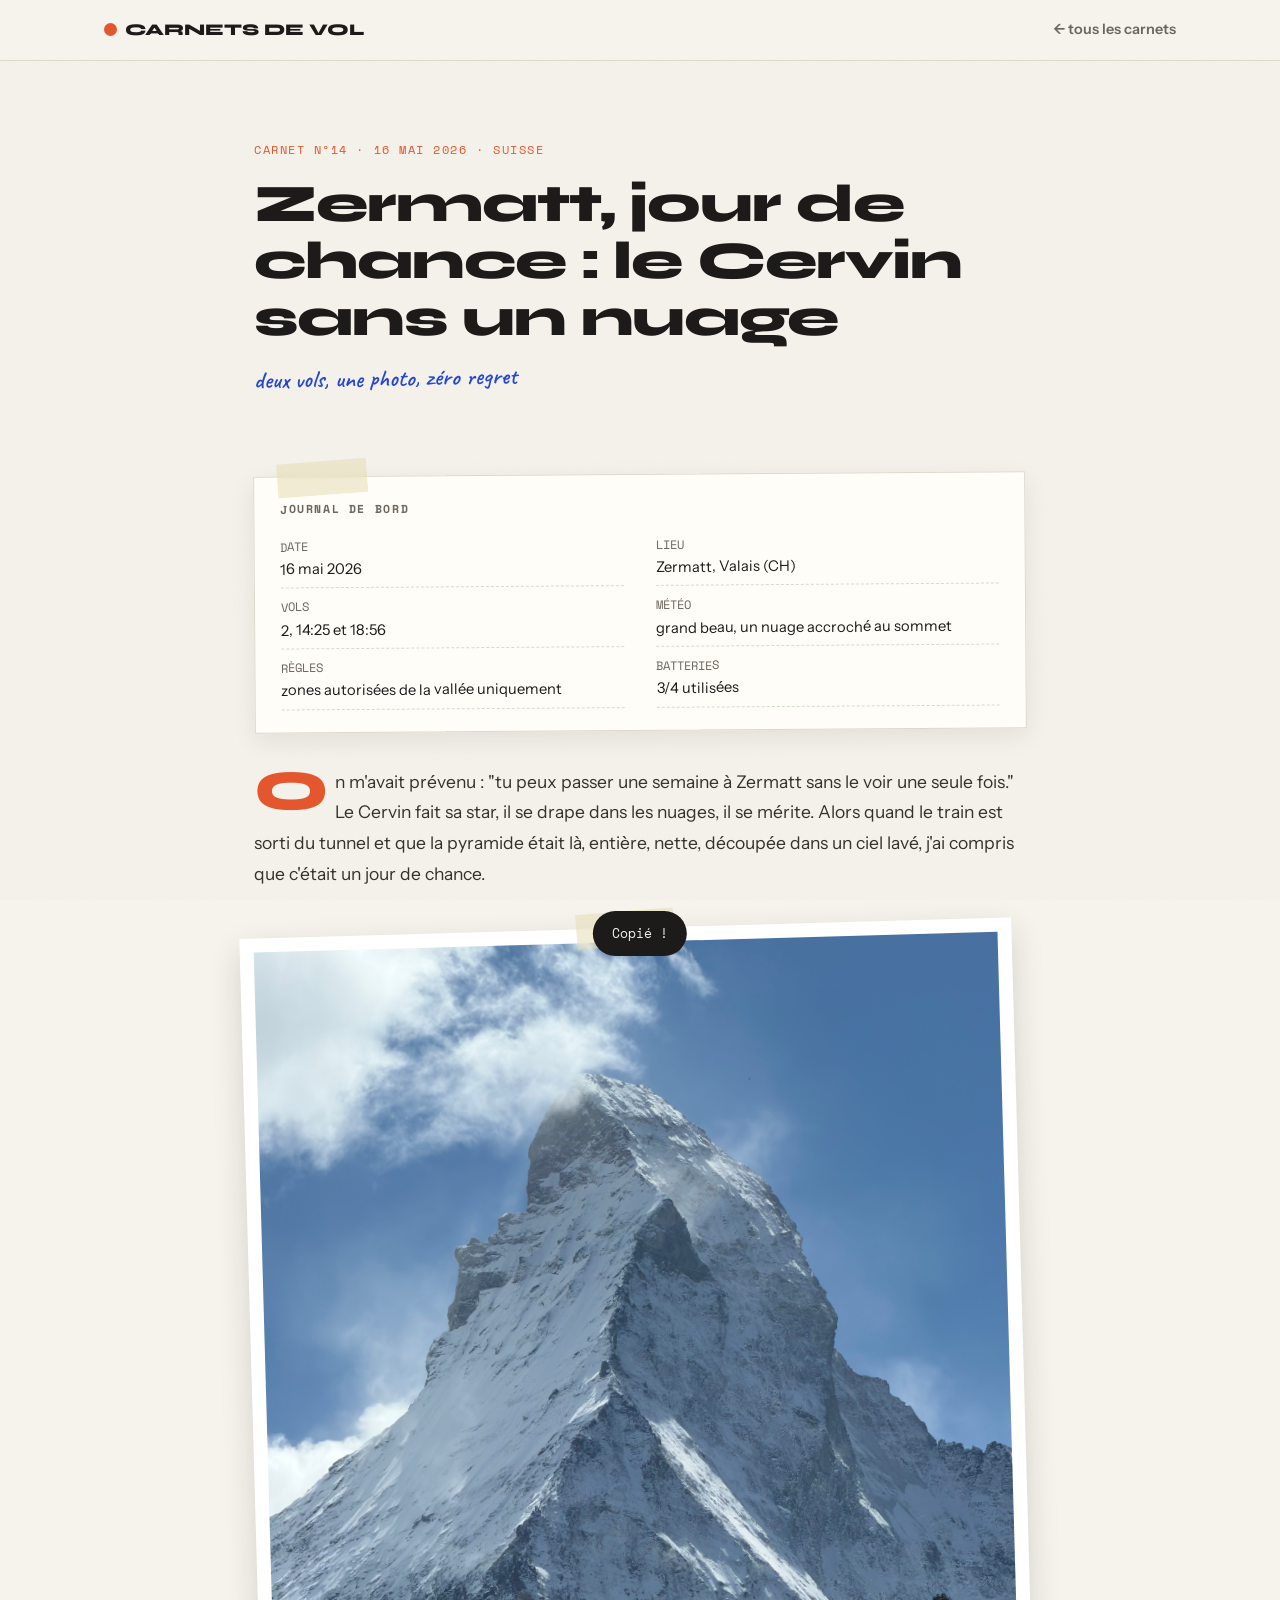
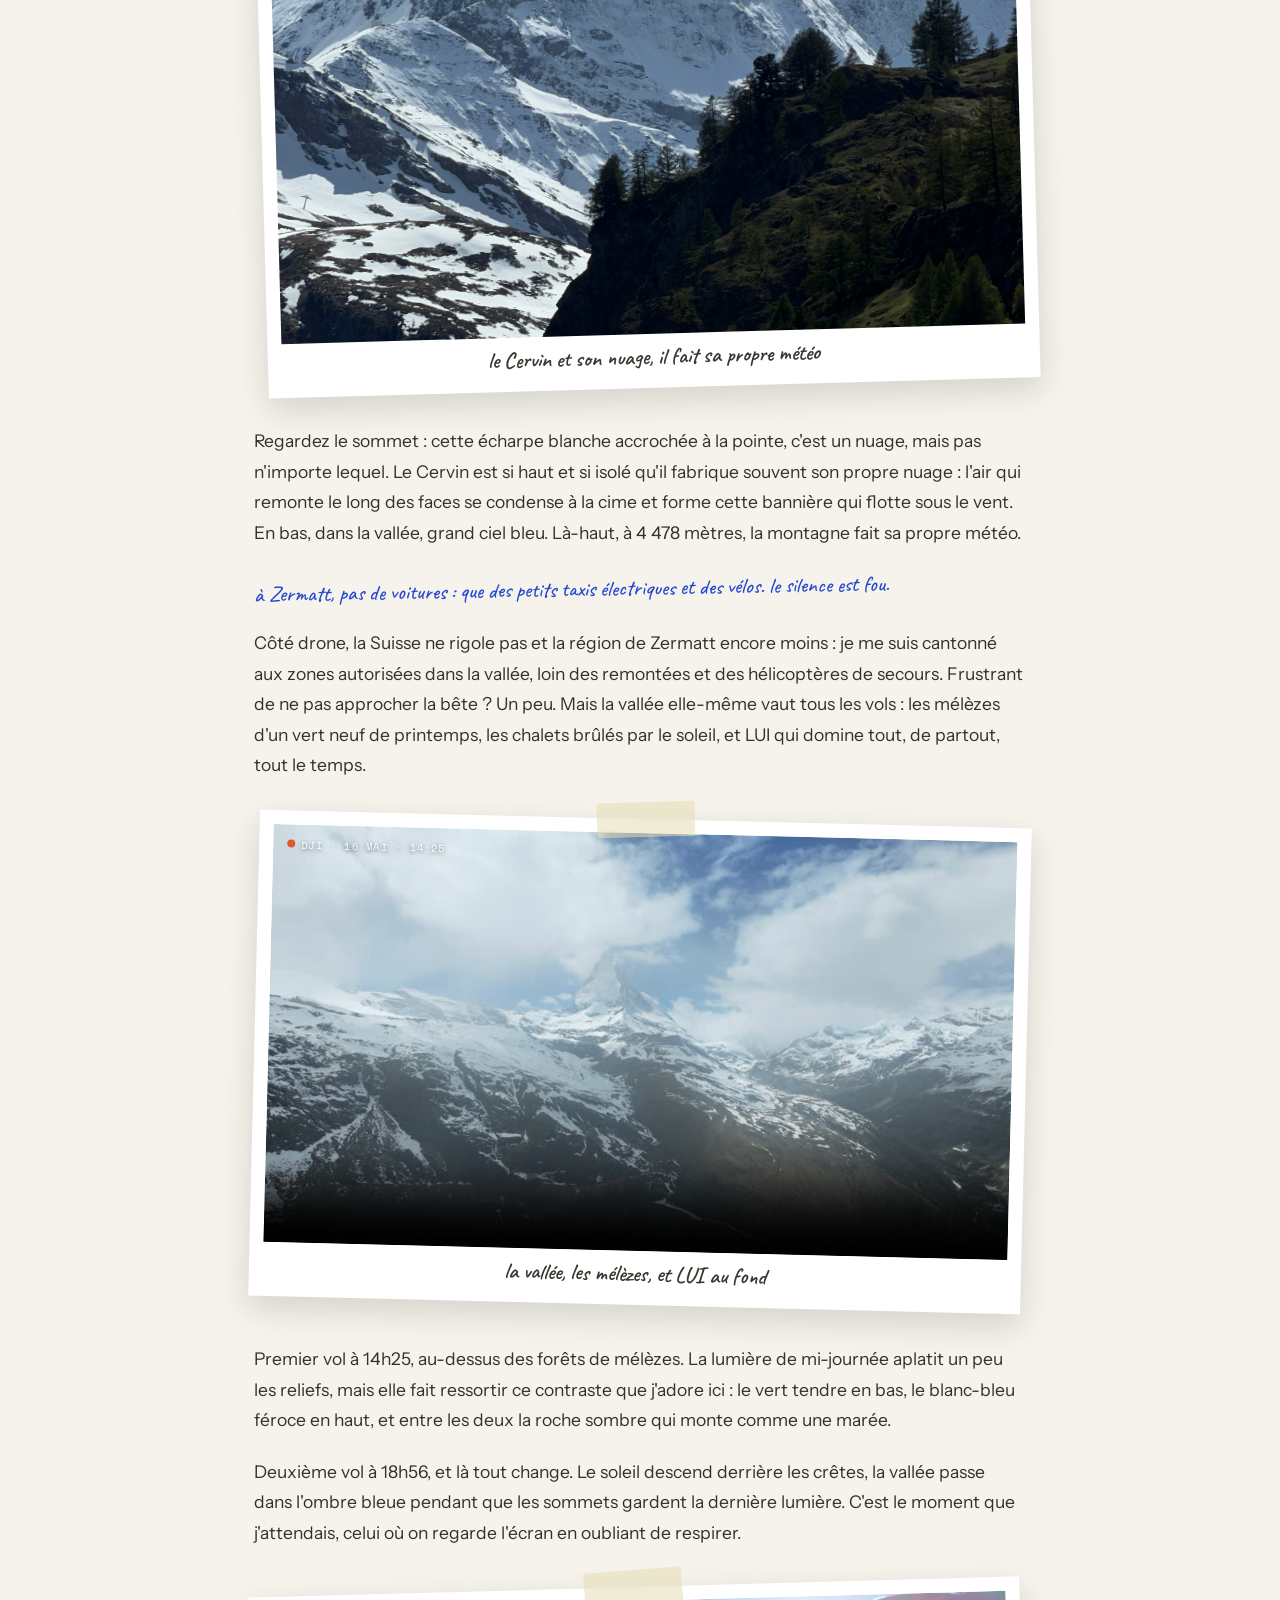
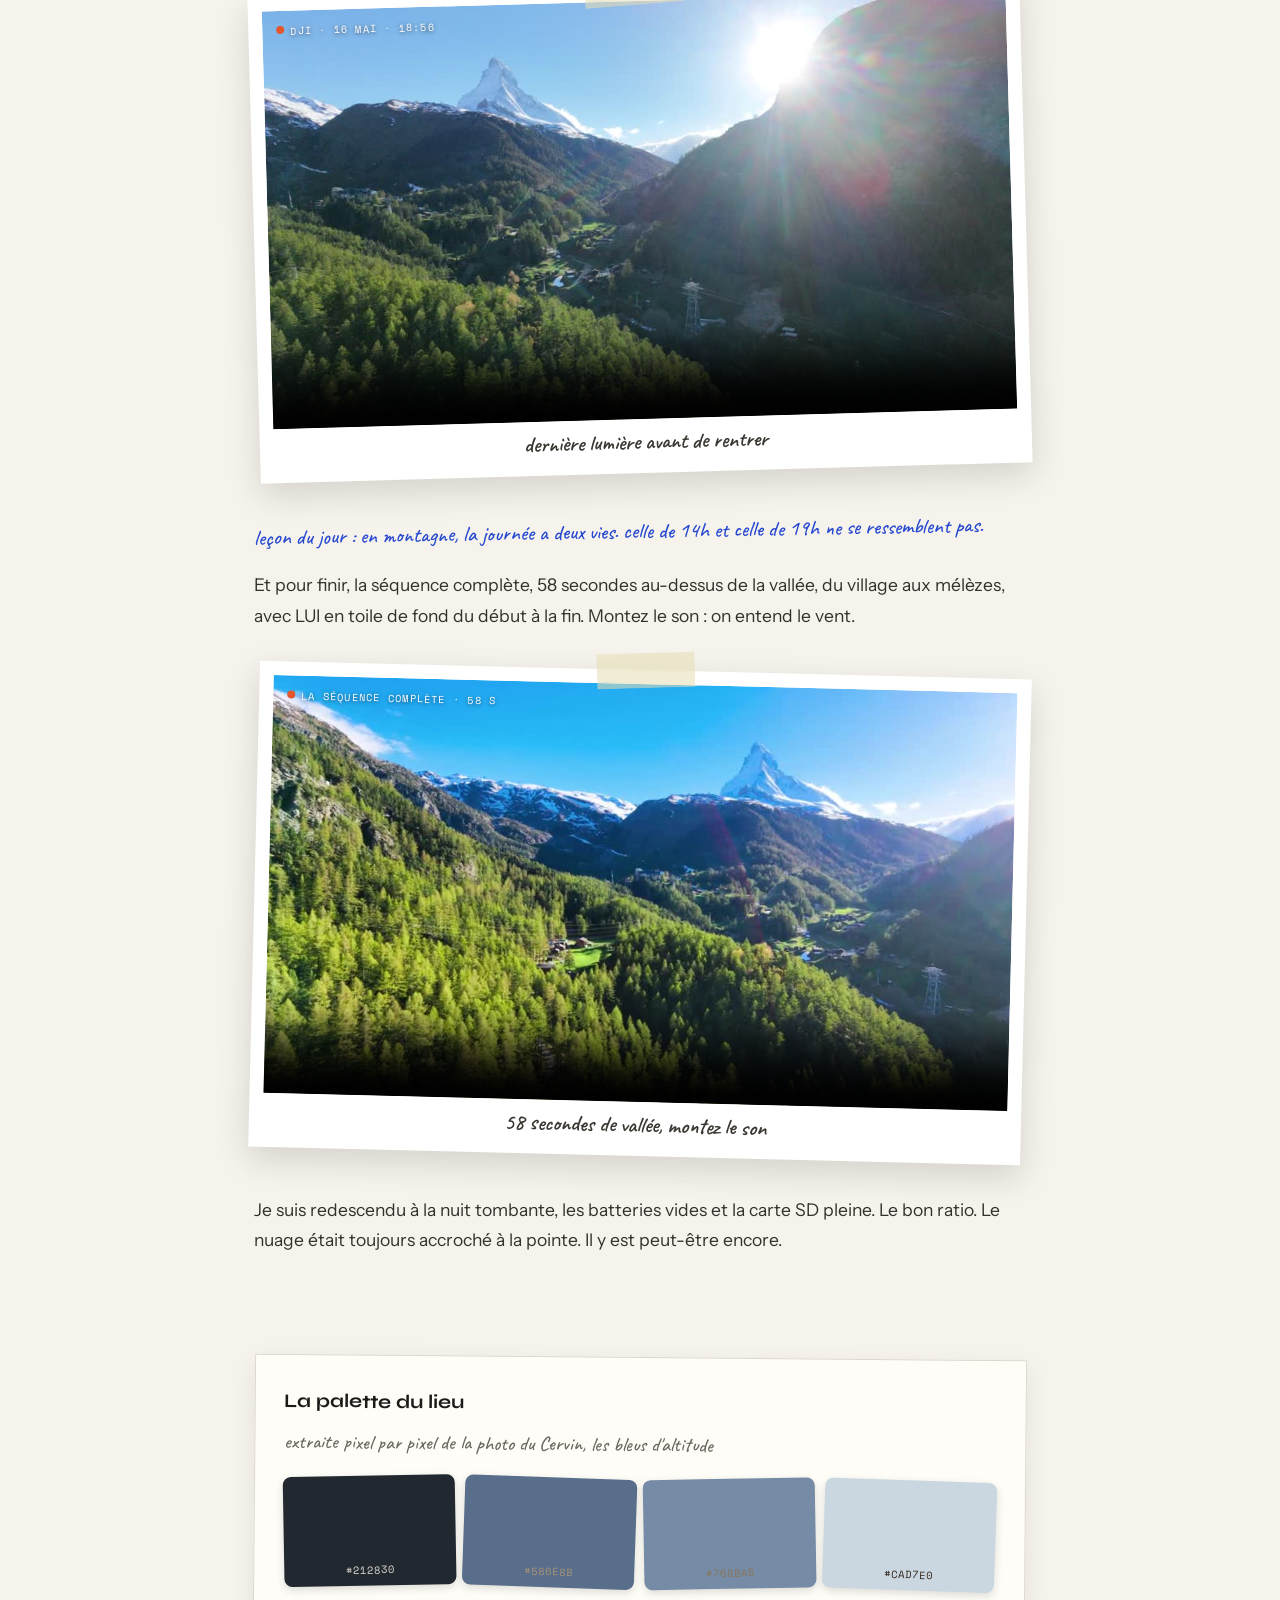
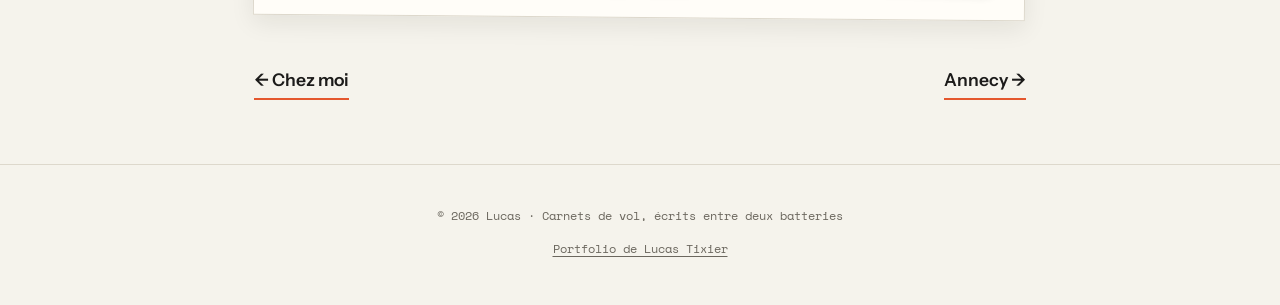
<file: zermatt.html>
<!DOCTYPE html>
<html lang="fr">
<head>
<meta charset="UTF-8">
<meta name="viewport" content="width=device-width, initial-scale=1.0">
<title>Zermatt, jour de chance, Carnets de vol</title>
<link rel="preconnect" href="https://fonts.googleapis.com">
<link rel="preconnect" href="https://fonts.gstatic.com" crossorigin>
<link href="https://fonts.googleapis.com/css2?family=Syne:wght@600;700;800&family=Instrument+Sans:wght@400;500;600&family=Space+Mono:wght@400;700&family=Caveat:wght@500;600&display=swap" rel="stylesheet">
<link rel="stylesheet" href="assets/site.css">
</head>
<body class="article-page">
<nav><div class="nav-inner">
  <a class="logo" href="index.html"><span class="dot"></span>CARNETS DE VOL</a>
  <a class="back" href="index.html">← tous les carnets</a>
</div></nav>
<div class="wrap">
<header>
  <span class="kicker">Carnet nº14 · 16 mai 2026 · Suisse</span>
  <h1>Zermatt, jour de chance : le Cervin sans un nuage</h1>
  <span class="subtitle">deux vols, une photo, zéro regret</span>
</header>
<div class="logbook">
  <span class="tape"></span>
  <h2>Journal de bord</h2>
  <ul><li><b>DATE</b>16 mai 2026</li>
<li><b>LIEU</b>Zermatt, Valais (CH)</li>
<li><b>VOLS</b>2, 14:25 et 18:56</li>
<li><b>MÉTÉO</b>grand beau, un nuage accroché au sommet</li>
<li><b>RÈGLES</b>zones autorisées de la vallée uniquement</li>
<li><b>BATTERIES</b>3/4 utilisées</li></ul>
</div>
<article>
<p class="big">On m'avait prévenu : "tu peux passer une semaine à Zermatt sans le voir une seule fois." Le Cervin fait sa star, il se drape dans les nuages, il se mérite. Alors quand le train est sorti du tunnel et que la pyramide était là, entière, nette, découpée dans un ciel lavé, j'ai compris que c'était un jour de chance.</p>
<div class="polaroid">
  <span class="tape"></span>
  <img src="media/cervin.jpeg" alt="Le Cervin, sommet enneigé avec panache de neige soulevé par le vent">
  <span class="caption">le Cervin et son nuage, il fait sa propre météo</span>
</div>
<p>Regardez le sommet : cette écharpe blanche accrochée à la pointe, c'est un nuage, mais pas n'importe lequel. Le Cervin est si haut et si isolé qu'il fabrique souvent son propre nuage : l'air qui remonte le long des faces se condense à la cime et forme cette bannière qui flotte sous le vent. En bas, dans la vallée, grand ciel bleu. Là-haut, à 4 478 mètres, la montagne fait sa propre météo.</p>
<span class="margin-note">à Zermatt, pas de voitures : que des petits taxis électriques et des vélos. le silence est fou.</span>
<p>Côté drone, la Suisse ne rigole pas et la région de Zermatt encore moins : je me suis cantonné aux zones autorisées dans la vallée, loin des remontées et des hélicoptères de secours. Frustrant de ne pas approcher la bête ? Un peu. Mais la vallée elle-même vaut tous les vols : les mélèzes d'un vert neuf de printemps, les chalets brûlés par le soleil, et LUI qui domine tout, de partout, tout le temps.</p>
<div class="polaroid tilt-r">
  <span class="tape"></span>
  <span class="rec">DJI · 16 MAI · 14:25</span>
  <video controls muted loop playsinline preload="none" poster="media/posters/zermatt-vallee-1425.jpg" src="media/zermatt-vallee-1425.mp4"></video>
  <span class="caption">la vallée, les mélèzes, et LUI au fond</span>
</div>
<p>Premier vol à 14h25, au-dessus des forêts de mélèzes. La lumière de mi-journée aplatit un peu les reliefs, mais elle fait ressortir ce contraste que j'adore ici : le vert tendre en bas, le blanc-bleu féroce en haut, et entre les deux la roche sombre qui monte comme une marée.</p>
<p>Deuxième vol à 18h56, et là tout change. Le soleil descend derrière les crêtes, la vallée passe dans l'ombre bleue pendant que les sommets gardent la dernière lumière. C'est le moment que j'attendais, celui où on regarde l'écran en oubliant de respirer.</p>
<div class="polaroid">
  <span class="tape"></span>
  <span class="rec">DJI · 16 MAI · 18:56</span>
  <video controls muted loop playsinline preload="none" poster="media/posters/zermatt-soir-1856.jpg" src="media/zermatt-soir-1856.mp4"></video>
  <span class="caption">dernière lumière avant de rentrer</span>
</div>
<span class="margin-note">leçon du jour : en montagne, la journée a deux vies. celle de 14h et celle de 19h ne se ressemblent pas.</span>
<p>Et pour finir, la séquence complète, 58 secondes au-dessus de la vallée, du village aux mélèzes, avec LUI en toile de fond du début à la fin. Montez le son : on entend le vent.</p>
<div class="polaroid tilt-r">
  <span class="tape"></span>
  <span class="rec">LA SÉQUENCE COMPLÈTE · 58 S</span>
  <video controls muted loop playsinline preload="none" poster="media/posters/zermatt-village.jpg" src="media/zermatt-village.mp4"></video>
  <span class="caption">58 secondes de vallée, montez le son</span>
</div>
<p>Je suis redescendu à la nuit tombante, les batteries vides et la carte SD pleine. Le bon ratio. Le nuage était toujours accroché à la pointe. Il y est peut-être encore.</p>
</article>
<div class="pal-section">
  <h2>La palette du lieu</h2>
  <span class="note">extraite pixel par pixel de la photo du Cervin, les bleus d'altitude</span>
  <div class="swatches" data-palette="#212830,#586E8B,#768BA5,#CAD7E0"></div>
</div>
<div class="pager"><a href="chez-moi.html">← Chez moi</a><a href="annecy.html">Annecy →</a></div>
</div>
<footer><p class="foot-small">© 2026 Lucas · Carnets de vol, écrits entre deux batteries</p><p class="foot-small foot-portfolio"><a href="https://portfolio.elsay.dev/">Portfolio de Lucas Tixier</a></p></footer>
<div id="toast" role="status">Copié !</div>
<script src="assets/site.js" defer></script>
</body>
</html>
</file>
<file: assets/site.css>
:root {
  --paper: #F5F3EC;
  --ink: #1C1B1A;
  --ink-soft: #6B675E;
  --line: #DDD8CC;
  --card: #FFFDF8;
  --accent: #E4572E;
  --blue: #2547D0;
}

* { margin: 0; padding: 0; box-sizing: border-box; }
html { scroll-behavior: smooth; }
body {
  background: var(--paper);
  color: var(--ink);
  font-family: 'Instrument Sans', system-ui, sans-serif;
  -webkit-font-smoothing: antialiased;
  overflow-x: hidden;
}
body::before {
  content: "";
  position: fixed;
  inset: 0;
  pointer-events: none;
  z-index: 1;
  opacity: .5;
  background-image: url("data:image/svg+xml,%3Csvg xmlns='http://www.w3.org/2000/svg' width='120' height='120'%3E%3Cfilter id='n'%3E%3CfeTurbulence type='fractalNoise' baseFrequency='0.9' numOctaves='2'/%3E%3CfeColorMatrix values='0 0 0 0 0 0 0 0 0 0 0 0 0 0 0 0 0 0 0.03 0'/%3E%3C/filter%3E%3Crect width='120' height='120' filter='url(%23n)'/%3E%3C/svg%3E");
}
::selection { background: var(--ink); color: var(--paper); }
a { color: inherit; }
a:focus-visible,
button:focus-visible { outline: 2px solid var(--accent); outline-offset: 3px; border-radius: 4px; }

.home-page { font-size: 17px; line-height: 1.65; }
.article-page { font-size: 17.5px; line-height: 1.75; }
.home-page .wrap { max-width: 1120px; margin: 0 auto; padding: 0 28px; position: relative; z-index: 2; }
.article-page .wrap { max-width: 820px; margin: 0 auto; padding: 0 24px; position: relative; z-index: 2; }
.tape {
  position: absolute;
  width: 90px;
  height: 26px;
  background: rgba(230, 220, 180, .55);
  box-shadow: 0 1px 3px rgba(0, 0, 0, .08);
  backdrop-filter: blur(1px);
}

nav {
  position: sticky;
  top: 0;
  z-index: 50;
  background: color-mix(in srgb, var(--paper) 90%, transparent);
  backdrop-filter: blur(10px);
  border-bottom: 1px solid var(--line);
}
.home-page .nav-inner { display: flex; align-items: center; justify-content: space-between; height: 62px; }
.article-page .nav-inner {
  display: flex;
  align-items: center;
  justify-content: space-between;
  height: 60px;
  max-width: 1120px;
  margin: 0 auto;
  padding: 0 24px;
}
.logo {
  font-family: 'Syne', sans-serif;
  font-weight: 800;
  font-size: 1.02rem;
  text-decoration: none;
  display: flex;
  align-items: center;
  gap: .5rem;
}
.logo .dot { width: 13px; height: 13px; border-radius: 50%; background: var(--accent); }
.nav-links { display: flex; gap: 1.5rem; list-style: none; }
.nav-links a { text-decoration: none; font-size: .92rem; font-weight: 500; color: var(--ink-soft); }
.nav-links a:hover { color: var(--ink); }
.menu-toggle {
  display: none;
  border: 1.5px solid var(--ink);
  border-radius: 999px;
  background: transparent;
  color: var(--ink);
  padding: .42rem .8rem;
  font: 600 .78rem 'Space Mono', monospace;
  text-transform: uppercase;
  letter-spacing: .06em;
  cursor: pointer;
}
.back { text-decoration: none; font-size: .9rem; font-weight: 600; color: var(--ink-soft); }
.back:hover { color: var(--ink); }

.home-page header { padding: 5.5rem 0 4rem; position: relative; }
.home-page .eyebrow {
  font-family: 'Space Mono', monospace;
  font-size: .76rem;
  letter-spacing: .13em;
  text-transform: uppercase;
  color: var(--ink-soft);
}
.home-page h1 {
  font-family: 'Syne', sans-serif;
  font-weight: 800;
  font-size: clamp(2.5rem, 6.8vw, 4.8rem);
  line-height: 1.04;
  letter-spacing: -.025em;
  margin: 1rem 0 1.2rem;
  max-width: 15ch;
}
.home-page h1 .strike { position: relative; white-space: nowrap; }
.home-page h1 .strike::after {
  content: "";
  position: absolute;
  left: -2%;
  right: -2%;
  top: 54%;
  height: 4px;
  background: var(--accent);
  transform: rotate(-2deg);
  border-radius: 2px;
}
.home-page h1 .hl { background: linear-gradient(transparent 58%, rgba(242, 193, 78, .75) 58%); padding: 0 .1em; }
.hero-hand {
  font-family: 'Caveat', cursive;
  font-weight: 600;
  font-size: 1.55rem;
  color: var(--blue);
  transform: rotate(-1.5deg);
  display: inline-block;
  margin-top: .2rem;
}
.lede { max-width: 34rem; color: var(--ink-soft); font-size: 1.1rem; margin-top: .8rem; }
.hero-arrow { position: absolute; right: 8%; top: 9rem; width: 120px; opacity: .9; transform: rotate(12deg); }
.featured-zone {
  margin-top: 4rem;
  display: grid;
  grid-template-columns: 1.05fr 1fr;
  gap: 3.5rem;
  align-items: center;
}
.home-page .polaroid {
  background: #fff;
  padding: 16px 16px 60px;
  box-shadow: 0 12px 34px rgba(30, 25, 15, .16);
  transform: rotate(-2.4deg);
  position: relative;
  transition: transform .25s;
}
.home-page .polaroid:hover { transform: rotate(-1deg) scale(1.015); }
.home-page .polaroid .ph { height: 440px; background-size: cover; background-position: center; position: relative; }
.home-page .polaroid .ph img { position: absolute; inset: 0; width: 100%; height: 100%; object-fit: cover; }
.home-page .polaroid .ph .meta {
  position: absolute;
  left: 12px;
  bottom: 10px;
  font-family: 'Space Mono', monospace;
  font-size: .68rem;
  letter-spacing: .08em;
  color: #fff;
  text-shadow: 0 1px 6px rgba(0, 0, 0, .5);
}
.home-page .polaroid .caption {
  position: absolute;
  left: 0;
  right: 0;
  bottom: 14px;
  text-align: center;
  font-family: 'Caveat', cursive;
  font-weight: 600;
  font-size: 1.45rem;
  color: #3a3630;
  transform: rotate(-.5deg);
}
.home-page .polaroid .tape { top: -13px; left: 50%; transform: translateX(-50%) rotate(-3deg); }
.stamp {
  position: absolute;
  right: -18px;
  top: -18px;
  width: 88px;
  height: 88px;
  border-radius: 50%;
  border: 2.5px solid var(--accent);
  color: var(--accent);
  display: flex;
  align-items: center;
  justify-content: center;
  text-align: center;
  font-family: 'Space Mono', monospace;
  font-size: .6rem;
  letter-spacing: .12em;
  text-transform: uppercase;
  transform: rotate(12deg);
  background: rgba(255, 253, 248, .7);
  line-height: 1.4;
}
.featured-txt .kicker {
  font-family: 'Space Mono', monospace;
  font-size: .72rem;
  letter-spacing: .12em;
  text-transform: uppercase;
  color: var(--accent);
}
.featured-txt h2 {
  font-family: 'Syne', sans-serif;
  font-weight: 800;
  font-size: clamp(1.5rem, 3vw, 2.1rem);
  line-height: 1.13;
  letter-spacing: -.02em;
  margin: .7rem 0 1rem;
}
.featured-txt p { color: var(--ink-soft); margin-bottom: 1rem; }
.home-page .margin-note {
  font-family: 'Caveat', cursive;
  font-weight: 500;
  font-size: 1.25rem;
  color: var(--blue);
  transform: rotate(-1deg);
  display: block;
  margin: .4rem 0 1rem;
}
.readmore { text-decoration: none; font-weight: 600; font-size: .95rem; border-bottom: 2px solid var(--accent); padding-bottom: 2px; }
.pal-row { display: flex; height: 34px; margin: 1.1rem 0; max-width: 340px; gap: 5px; }
.pal-row button {
  flex: 1;
  border: none;
  cursor: pointer;
  border-radius: 5px;
  transform: rotate(var(--r, 0deg));
  transition: transform .2s;
  box-shadow: 0 2px 5px rgba(0, 0, 0, .12);
}
.pal-row button:hover { transform: rotate(0deg) scale(1.12); }
.filmstrip { margin-top: 3.2rem; display: grid; grid-template-columns: 1fr 1fr; gap: 2.4rem; }
.filmcard {
  background: #fff;
  padding: 14px 14px 52px;
  position: relative;
  box-shadow: 0 12px 30px rgba(30, 25, 15, .15);
  transform: rotate(var(--fr, 1.4deg));
  transition: transform .25s;
}
.filmcard:hover { transform: rotate(0deg) scale(1.012); }
.filmcard:first-child { --fr: -1.6deg; }
.filmcard video { display: block; width: 100%; height: auto; background: #111; }
.filmcard .tape { top: -12px; right: 26px; transform: rotate(5deg); }
.filmcard:first-child .tape { right: auto; left: 26px; transform: rotate(-6deg); }
.filmcard .caption {
  position: absolute;
  left: 0;
  right: 0;
  bottom: 12px;
  text-align: center;
  font-family: 'Caveat', cursive;
  font-weight: 600;
  font-size: 1.35rem;
  color: #3a3630;
}
.filmcard .rec {
  position: absolute;
  top: 24px;
  left: 26px;
  font-family: 'Space Mono', monospace;
  font-size: .64rem;
  letter-spacing: .12em;
  color: #fff;
  text-shadow: 0 1px 4px rgba(0, 0, 0, .6);
}
.filmcard .rec::before {
  content: "";
  display: inline-block;
  width: 8px;
  height: 8px;
  border-radius: 50%;
  background: var(--accent);
  margin-right: 6px;
  vertical-align: 1px;
}
.home-page section { padding: 4.5rem 0; position: relative; }
.sec-title {
  font-family: 'Syne', sans-serif;
  font-weight: 800;
  font-size: clamp(1.7rem, 3.4vw, 2.3rem);
  letter-spacing: -.02em;
  margin: .4rem 0 .3rem;
  display: inline-block;
  position: relative;
}
.sec-title .squiggle { position: absolute; left: 0; right: 0; bottom: -10px; height: 10px; }
.sec-note {
  font-family: 'Caveat', cursive;
  font-weight: 500;
  font-size: 1.3rem;
  color: var(--ink-soft);
  margin: .9rem 0 2.4rem;
  transform: rotate(-.6deg);
  display: inline-block;
}
.posts { display: grid; grid-template-columns: repeat(auto-fill, minmax(300px, 1fr)); gap: 2.2rem 1.8rem; }
.post {
  background: var(--card);
  border: 1px solid var(--line);
  overflow: visible;
  display: flex;
  flex-direction: column;
  position: relative;
  box-shadow: 0 8px 24px rgba(30, 25, 15, .09);
  transform: rotate(var(--tilt, 0deg));
  transition: transform .22s, box-shadow .22s;
}
.post:hover { transform: rotate(0deg) translateY(-5px); box-shadow: 0 16px 38px rgba(30, 25, 15, .14); z-index: 5; }
.post:nth-child(3n+1) { --tilt: -1.3deg; }
.post:nth-child(3n+2) { --tilt: .9deg; margin-top: 1.2rem; }
.post:nth-child(3n) { --tilt: -.6deg; margin-top: .5rem; }
.post .tape { top: -12px; left: 22px; transform: rotate(-5deg); width: 74px; height: 22px; }
.post:nth-child(even) .tape { left: auto; right: 22px; transform: rotate(6deg); }
.post .shot { height: 190px; position: relative; background-size: cover; background-position: center; margin: 10px 10px 0; }
.post .shot > img,
.post .shot > video { width: 100%; height: 100%; object-fit: cover; display: block; }
.post .shot .meta {
  position: absolute;
  left: 10px;
  bottom: 8px;
  font-family: 'Space Mono', monospace;
  font-size: .66rem;
  letter-spacing: .07em;
  color: #fff;
  text-shadow: 0 1px 5px rgba(0, 0, 0, .5);
}
.post .duo { display: flex; gap: 6px; margin: 6px 10px 0; }
.post .duo .cell { flex: 1; position: relative; }
.post .duo video { width: 100%; height: 112px; object-fit: cover; display: block; }
.post .duo .cap {
  position: absolute;
  left: 6px;
  bottom: 4px;
  font-family: 'Space Mono', monospace;
  font-size: .58rem;
  letter-spacing: .08em;
  color: #fff;
  text-shadow: 0 1px 4px rgba(0, 0, 0, .6);
}
.post .body { padding: 1rem 1.25rem 1.3rem; display: flex; flex-direction: column; gap: .45rem; flex: 1; }
.post h3 { font-family: 'Syne', sans-serif; font-size: 1.1rem; font-weight: 700; line-height: 1.25; }
.post h3 a { text-decoration: none; }
.post .excerpt { font-size: .92rem; color: var(--ink-soft); flex: 1; }
.post .hand-note {
  font-family: 'Caveat', cursive;
  font-weight: 500;
  font-size: 1.2rem;
  color: var(--blue);
  transform: rotate(-1deg);
  margin-top: .2rem;
}
.post .postmeta { font-family: 'Space Mono', monospace; font-size: .72rem; color: var(--ink-soft); margin-top: .4rem; }
.post .mini-pal { display: flex; gap: 4px; margin-top: .6rem; }
.post .mini-pal button {
  width: 26px;
  height: 26px;
  border: none;
  border-radius: 50%;
  cursor: pointer;
  box-shadow: 0 2px 4px rgba(0, 0, 0, .15);
  transition: transform .15s;
}
.post .mini-pal button:hover { transform: scale(1.25); }
.destinations { display: flex; flex-wrap: wrap; gap: .8rem; justify-content: center; text-align: center; width: 100%; }
.dest {
  display: inline-flex;
  align-items: center;
  gap: .6rem;
  background: var(--card);
  border: 1.5px solid var(--ink);
  border-radius: 999px;
  padding: .55rem 1.2rem;
  text-decoration: none;
  font-weight: 600;
  font-size: .92rem;
  transition: transform .15s, background .15s, color .15s;
}
.dest:hover { transform: translateY(-2px); background: var(--ink); color: var(--paper); }
.dest .sw { width: 12px; height: 12px; border-radius: 50%; flex: none; }
.about { display: grid; grid-template-columns: 1.25fr 1fr; gap: 3rem; align-items: start; }
.about p { color: var(--ink-soft); margin-bottom: 1rem; max-width: 36rem; }
.about p strong { color: var(--ink); }
.sticky-note {
  background: #FFF3B8;
  padding: 1.6rem 1.5rem;
  position: relative;
  transform: rotate(1.8deg);
  box-shadow: 0 10px 26px rgba(30, 25, 15, .13);
  font-family: 'Caveat', cursive;
  font-weight: 500;
  font-size: 1.35rem;
  line-height: 1.45;
  color: #3a3630;
}
.sticky-note .tape { top: -12px; left: 50%; transform: translateX(-50%) rotate(2deg); }
.sticky-note ul { list-style: none; }
.sticky-note li { padding: .25rem 0; border-bottom: 1px dashed rgba(0, 0, 0, .12); }
.sticky-note li:last-child { border: none; }
.sticky-note li::before { content: "→ "; color: var(--accent); }
.home-page footer { border-top: 1px solid var(--line); padding: 3rem 0; text-align: center; position: relative; z-index: 2; }
.foot-small { font-size: .8rem; color: var(--ink-soft); font-family: 'Space Mono', monospace; }
.foot-hand {
  font-family: 'Caveat', cursive;
  font-weight: 600;
  font-size: 1.5rem;
  margin-bottom: .5rem;
  transform: rotate(-1deg);
  display: inline-block;
}

.article-page header { padding: 4.5rem 0 2.5rem; }
.article-page .kicker {
  font-family: 'Space Mono', monospace;
  font-size: .74rem;
  letter-spacing: .13em;
  text-transform: uppercase;
  color: var(--accent);
}
.article-page h1 {
  font-family: 'Syne', sans-serif;
  font-weight: 800;
  font-size: clamp(2rem, 5.5vw, 3.3rem);
  line-height: 1.08;
  letter-spacing: -.02em;
  margin: .8rem 0 .6rem;
}
.subtitle {
  font-family: 'Caveat', cursive;
  font-weight: 600;
  font-size: 1.5rem;
  color: var(--blue);
  transform: rotate(-1deg);
  display: inline-block;
}
.logbook {
  background: var(--card);
  border: 1px solid var(--line);
  box-shadow: 0 8px 24px rgba(30, 25, 15, .08);
  padding: 1.4rem 1.6rem;
  margin: 2.2rem 0;
  transform: rotate(-.4deg);
  position: relative;
}
.logbook .tape { width: 80px; height: 24px; top: -12px; left: 28px; transform: rotate(-4deg); }
.logbook h2 {
  font-family: 'Space Mono', monospace;
  font-size: .72rem;
  letter-spacing: .14em;
  text-transform: uppercase;
  color: var(--ink-soft);
  margin-bottom: .7rem;
}
.logbook ul { list-style: none; display: grid; grid-template-columns: 1fr 1fr; gap: .2rem 2rem; }
.logbook li { font-size: .92rem; padding: .3rem 0; border-bottom: 1px dashed var(--line); }
.logbook li b {
  font-family: 'Space Mono', monospace;
  font-weight: 400;
  font-size: .76rem;
  color: var(--ink-soft);
  display: block;
}
.article-page article { padding-bottom: 2rem; }
.article-page article p { margin: 1.3rem 0; color: #33312C; }
.article-page article p.big:first-letter {
  font-family: 'Syne', sans-serif;
  font-weight: 800;
  font-size: 3.2em;
  float: left;
  line-height: .85;
  padding-right: .12em;
  color: var(--accent);
}
.article-page .margin-note {
  font-family: 'Caveat', cursive;
  font-weight: 500;
  font-size: 1.35rem;
  color: var(--blue);
  transform: rotate(-1deg);
  display: block;
  margin: 1rem 0;
}
.article-page .polaroid {
  background: #fff;
  padding: 14px 14px 54px;
  box-shadow: 0 12px 32px rgba(30, 25, 15, .15);
  transform: rotate(-1.6deg);
  position: relative;
  margin: 2.4rem 0;
  transition: transform .25s;
}
.article-page .polaroid:hover { transform: rotate(-.4deg); }
.article-page .polaroid img,
.article-page .polaroid video { display: block; width: 100%; height: auto; }
.article-page .polaroid .tape { width: 88px; height: 25px; top: -13px; left: 50%; transform: translateX(-50%) rotate(-3deg); }
.article-page .polaroid .caption {
  position: absolute;
  left: 0;
  right: 0;
  bottom: 12px;
  text-align: center;
  font-family: 'Caveat', cursive;
  font-weight: 600;
  font-size: 1.4rem;
  color: #3a3630;
}
.article-page .polaroid .rec {
  position: absolute;
  top: 26px;
  left: 28px;
  font-family: 'Space Mono', monospace;
  font-size: .64rem;
  letter-spacing: .12em;
  color: #fff;
  text-shadow: 0 1px 4px rgba(0, 0, 0, .6);
}
.article-page .polaroid .rec::before {
  content: "";
  display: inline-block;
  width: 8px;
  height: 8px;
  border-radius: 50%;
  background: var(--accent);
  margin-right: 6px;
  vertical-align: 1px;
}
.article-page .polaroid.tilt-r { transform: rotate(1.4deg); }
.article-page .polaroid.tilt-r:hover { transform: rotate(.3deg); }
.pal-section {
  margin: 3rem 0;
  background: var(--card);
  border: 1px solid var(--line);
  padding: 1.8rem;
  transform: rotate(.5deg);
  box-shadow: 0 8px 24px rgba(30, 25, 15, .08);
}
.pal-section h2 { font-family: 'Syne', sans-serif; font-weight: 700; font-size: 1.2rem; margin-bottom: .4rem; }
.pal-section .note {
  font-family: 'Caveat', cursive;
  font-weight: 500;
  font-size: 1.25rem;
  color: var(--ink-soft);
  margin-bottom: 1rem;
  display: block;
}
.swatches { display: flex; gap: 8px; height: 110px; }
.swatches button {
  flex: 1;
  border: none;
  cursor: pointer;
  border-radius: 8px;
  position: relative;
  box-shadow: 0 3px 8px rgba(0, 0, 0, .14);
  transform: rotate(var(--r, 0deg));
  transition: transform .2s;
}
.swatches button:hover { transform: rotate(0deg) scale(1.05); }
.swatches button b {
  position: absolute;
  left: 50%;
  bottom: 8px;
  transform: translateX(-50%);
  font-family: 'Space Mono', monospace;
  font-weight: 400;
  font-size: .66rem;
  color: #fff;
  mix-blend-mode: difference;
}
.pager { display: flex; justify-content: space-between; gap: 1rem; margin: 3rem 0 4rem; flex-wrap: wrap; }
.pager a { text-decoration: none; font-weight: 600; border-bottom: 2px solid var(--accent); padding-bottom: 2px; }
.article-page footer { border-top: 1px solid var(--line); padding: 2.5rem 0; text-align: center; position: relative; z-index: 2; }
.article-page .foot-small { font-size: .78rem; }
.foot-portfolio { margin-top: .35rem; }
.foot-portfolio a { display: inline-block; padding: .35rem .25rem; text-underline-offset: 3px; }
.foot-portfolio a:hover { color: var(--ink); }

#toast {
  position: fixed;
  bottom: 24px;
  left: 50%;
  transform: translateX(-50%) translateY(80px);
  background: var(--ink);
  color: var(--paper);
  padding: .7rem 1.2rem;
  border-radius: 999px;
  font-family: 'Space Mono', monospace;
  font-size: .82rem;
  transition: transform .3s;
  z-index: 99;
}
#toast.show { transform: translateX(-50%) translateY(0); }

@media (max-width: 900px) { .hero-arrow { display: none; } }
@media (max-width: 880px) { .featured-zone { grid-template-columns: 1fr; gap: 2.5rem; } }
@media (max-width: 800px) { .about { grid-template-columns: 1fr; } }
@media (max-width: 760px) { .filmstrip { grid-template-columns: 1fr; } }
@media (max-width: 700px) { .post { margin-top: 0 !important; } }
@media (max-width: 640px) {
  .home-page .nav-inner { position: relative; }
  .menu-toggle { display: block; }
  .home-page .nav-links {
    display: none;
    position: absolute;
    top: calc(100% + 1px);
    left: 0;
    right: 0;
    flex-direction: column;
    gap: 0;
    padding: .35rem 0;
    background: color-mix(in srgb, var(--paper) 97%, transparent);
    border: 1px solid var(--line);
    border-top: 0;
    box-shadow: 0 12px 24px rgba(30, 25, 15, .12);
  }
  .home-page .nav-links.open { display: flex; }
  .home-page .nav-links li + li { border-top: 1px dashed var(--line); }
  .home-page .nav-links a {
    display: block;
    padding: .8rem 1rem;
    color: var(--ink);
  }
}
@media (max-width: 520px) {
  .home-page h1 .strike {
    white-space: normal;
    text-decoration-line: line-through;
    text-decoration-color: var(--accent);
    text-decoration-thickness: 4px;
    text-decoration-skip-ink: none;
  }
  .home-page h1 .strike::after { display: none; }
}
@media (max-width: 420px) {
  .home-page h1 {
    max-width: none;
    font-size: clamp(2.15rem, 11vw, 2.8rem);
  }
}
@media (max-width: 560px) { .logbook ul { grid-template-columns: 1fr; } }
@media (prefers-reduced-motion: reduce) {
  * { transition: none !important; animation: none !important; }
  html { scroll-behavior: auto; }
}
</file>
